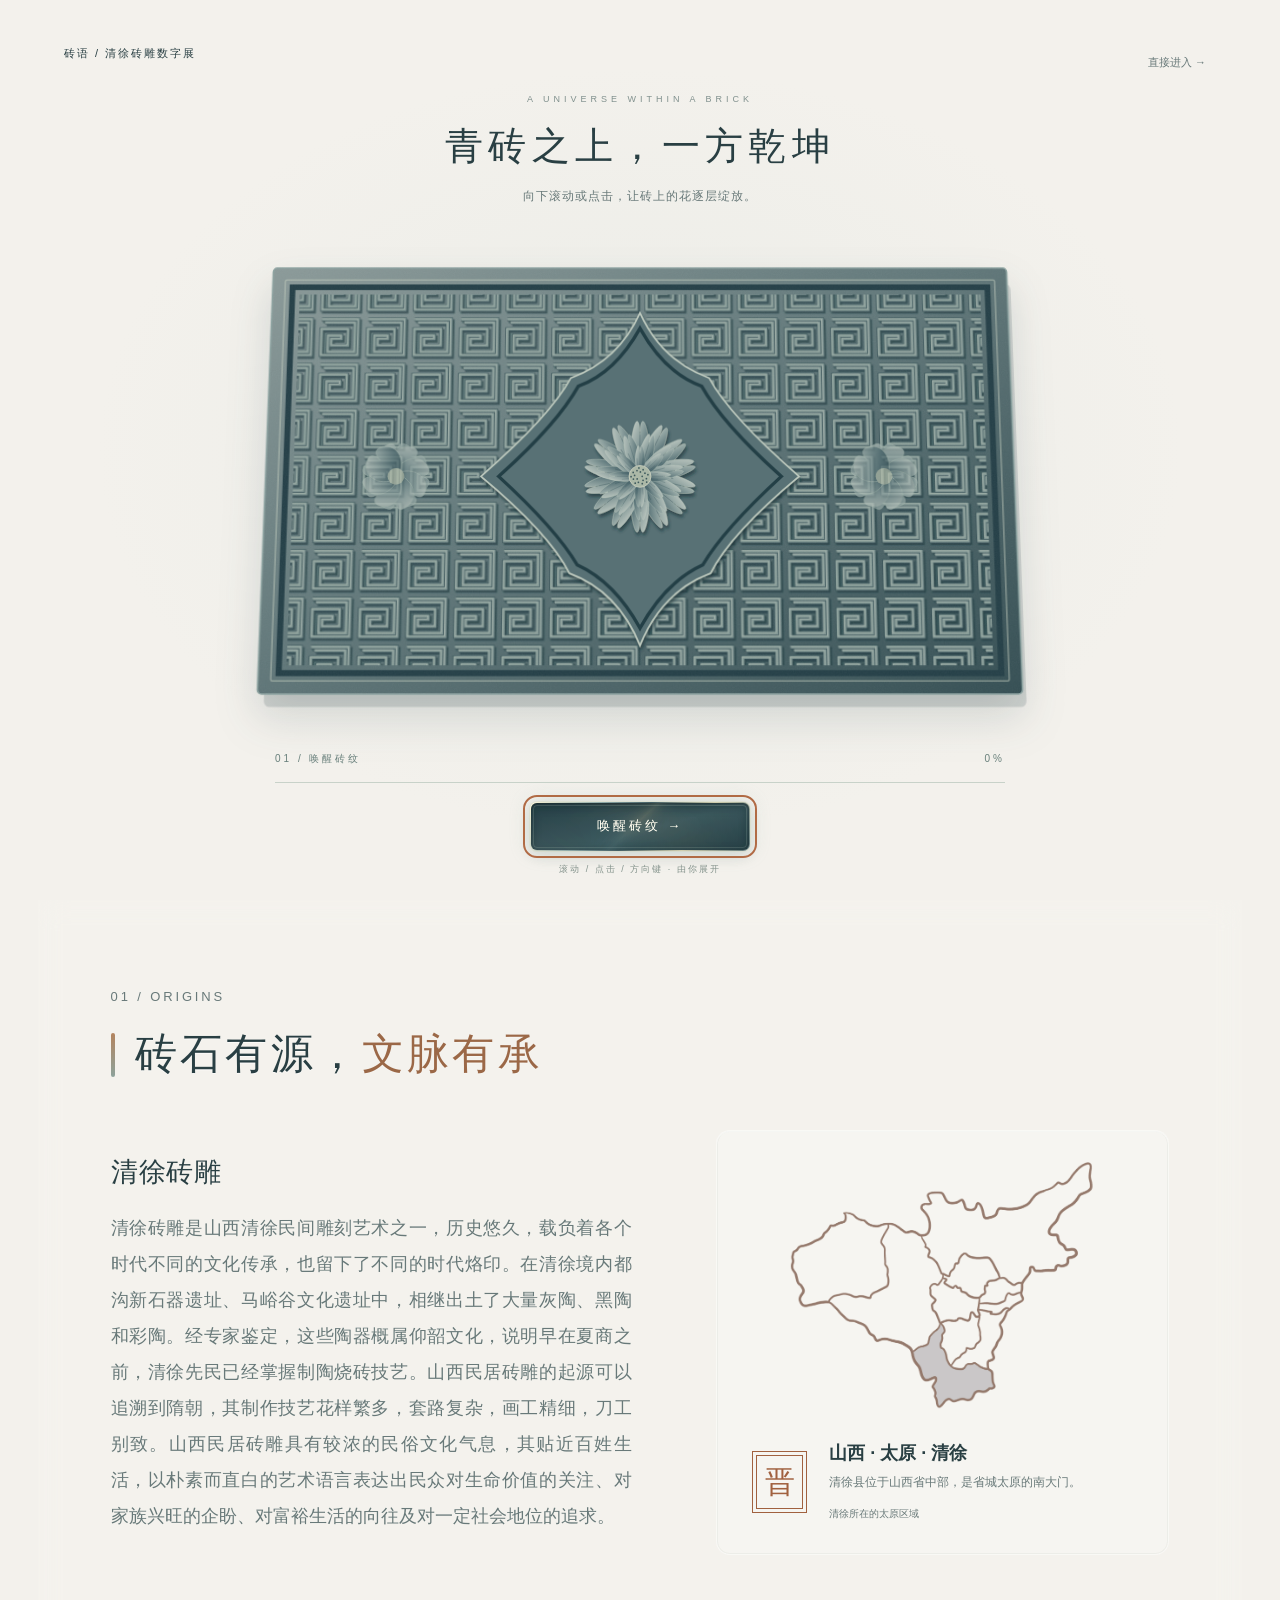
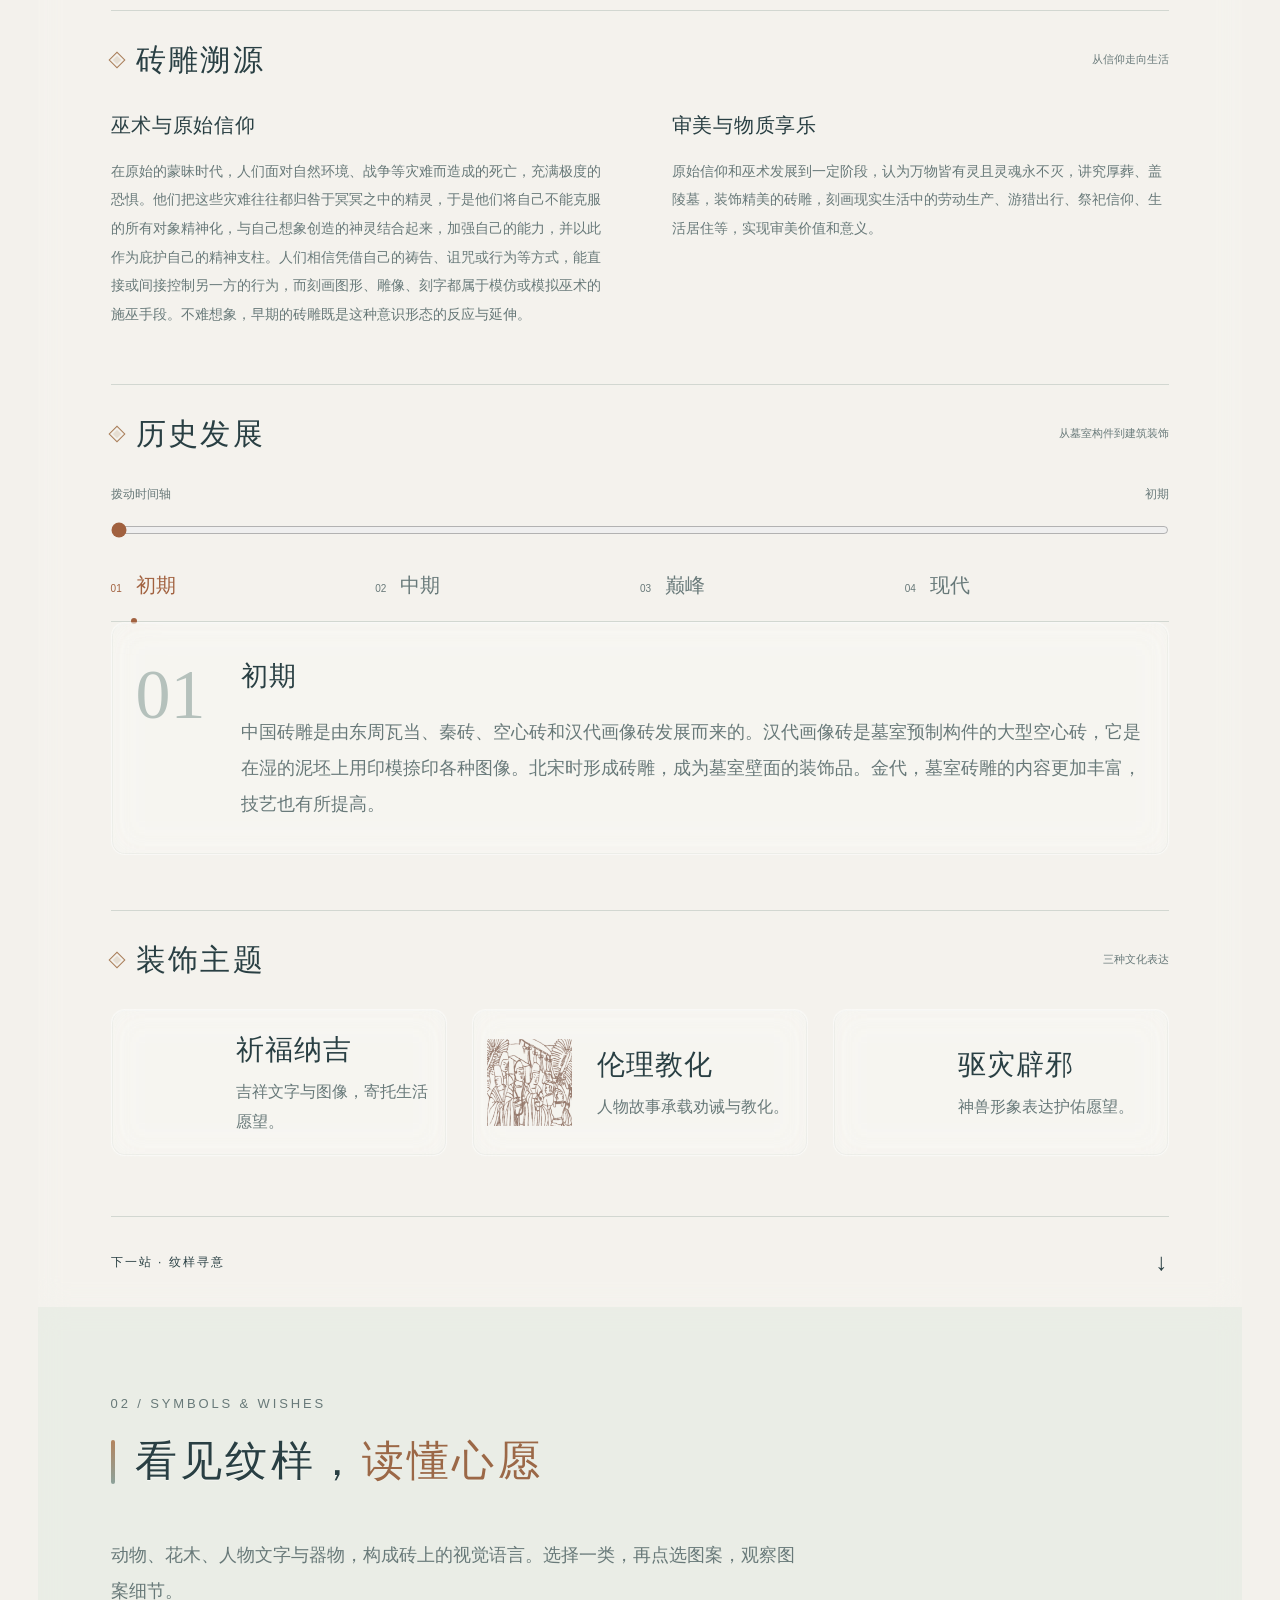
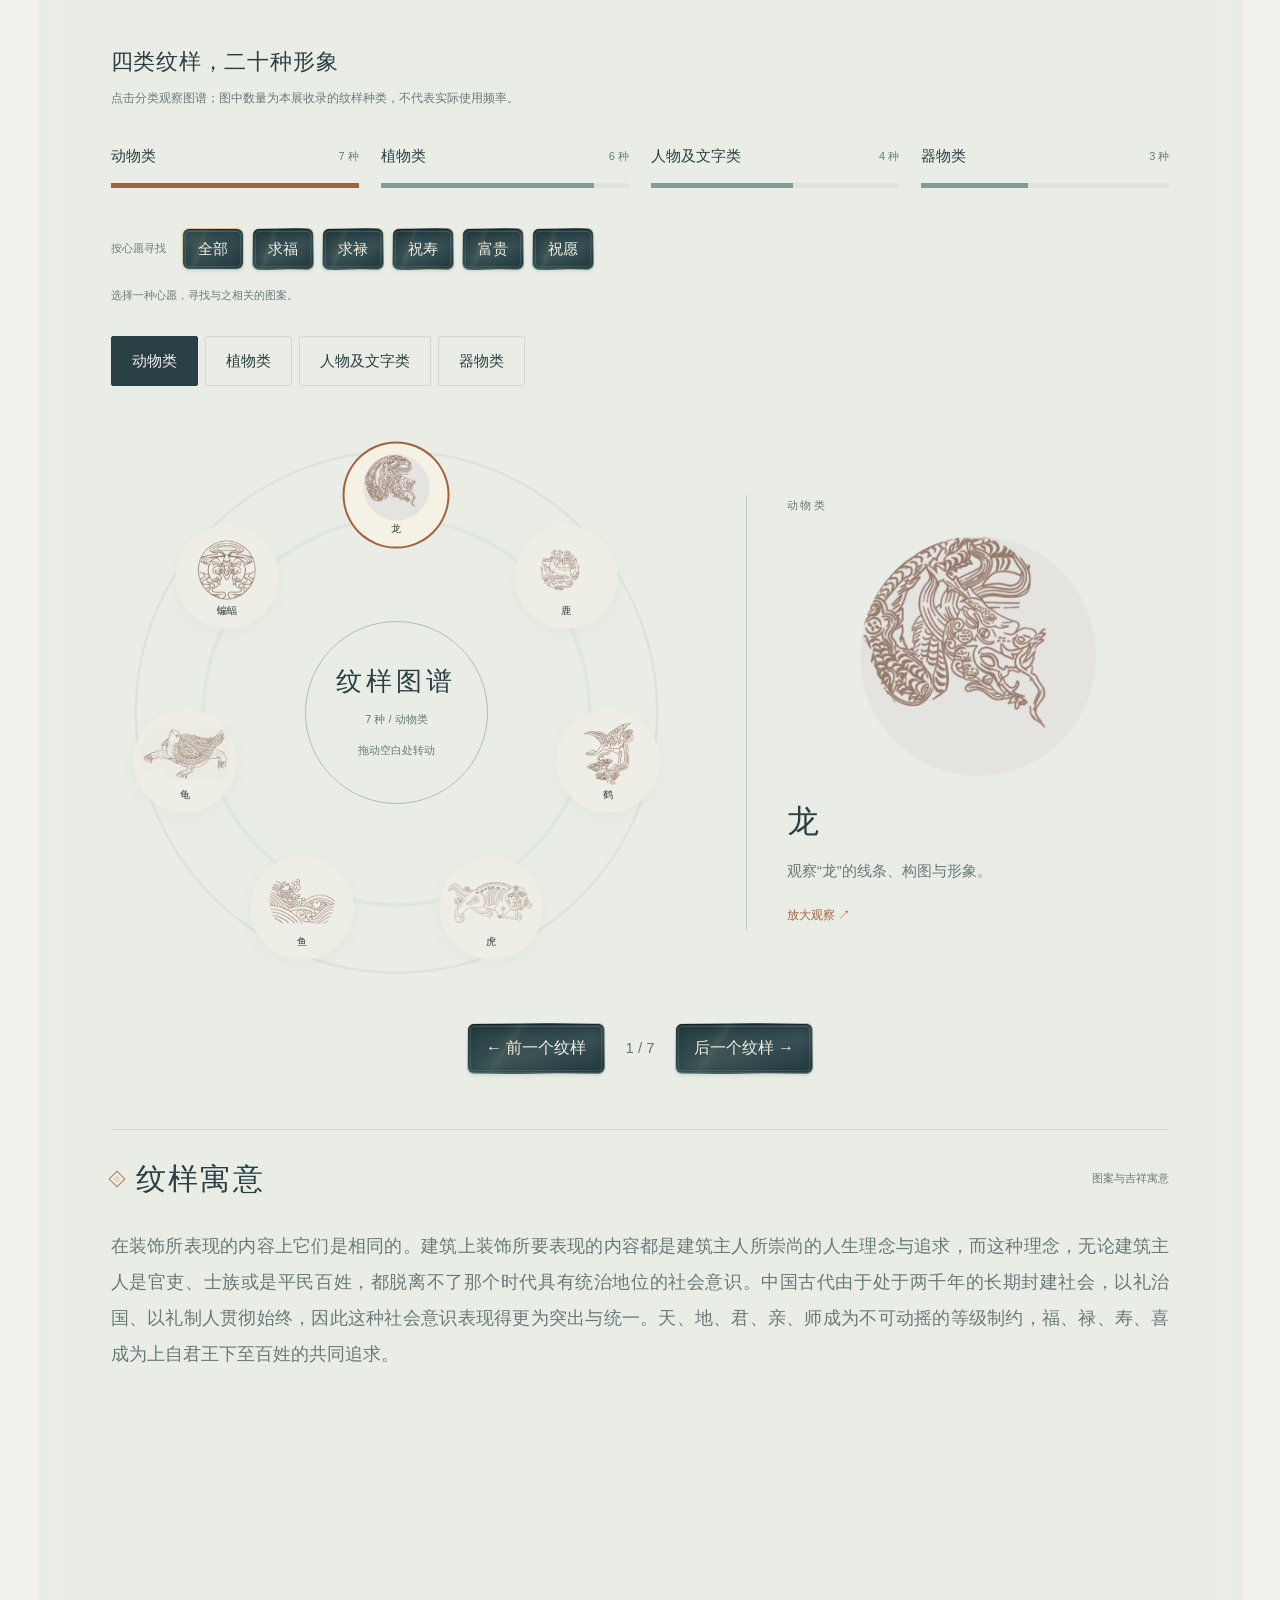
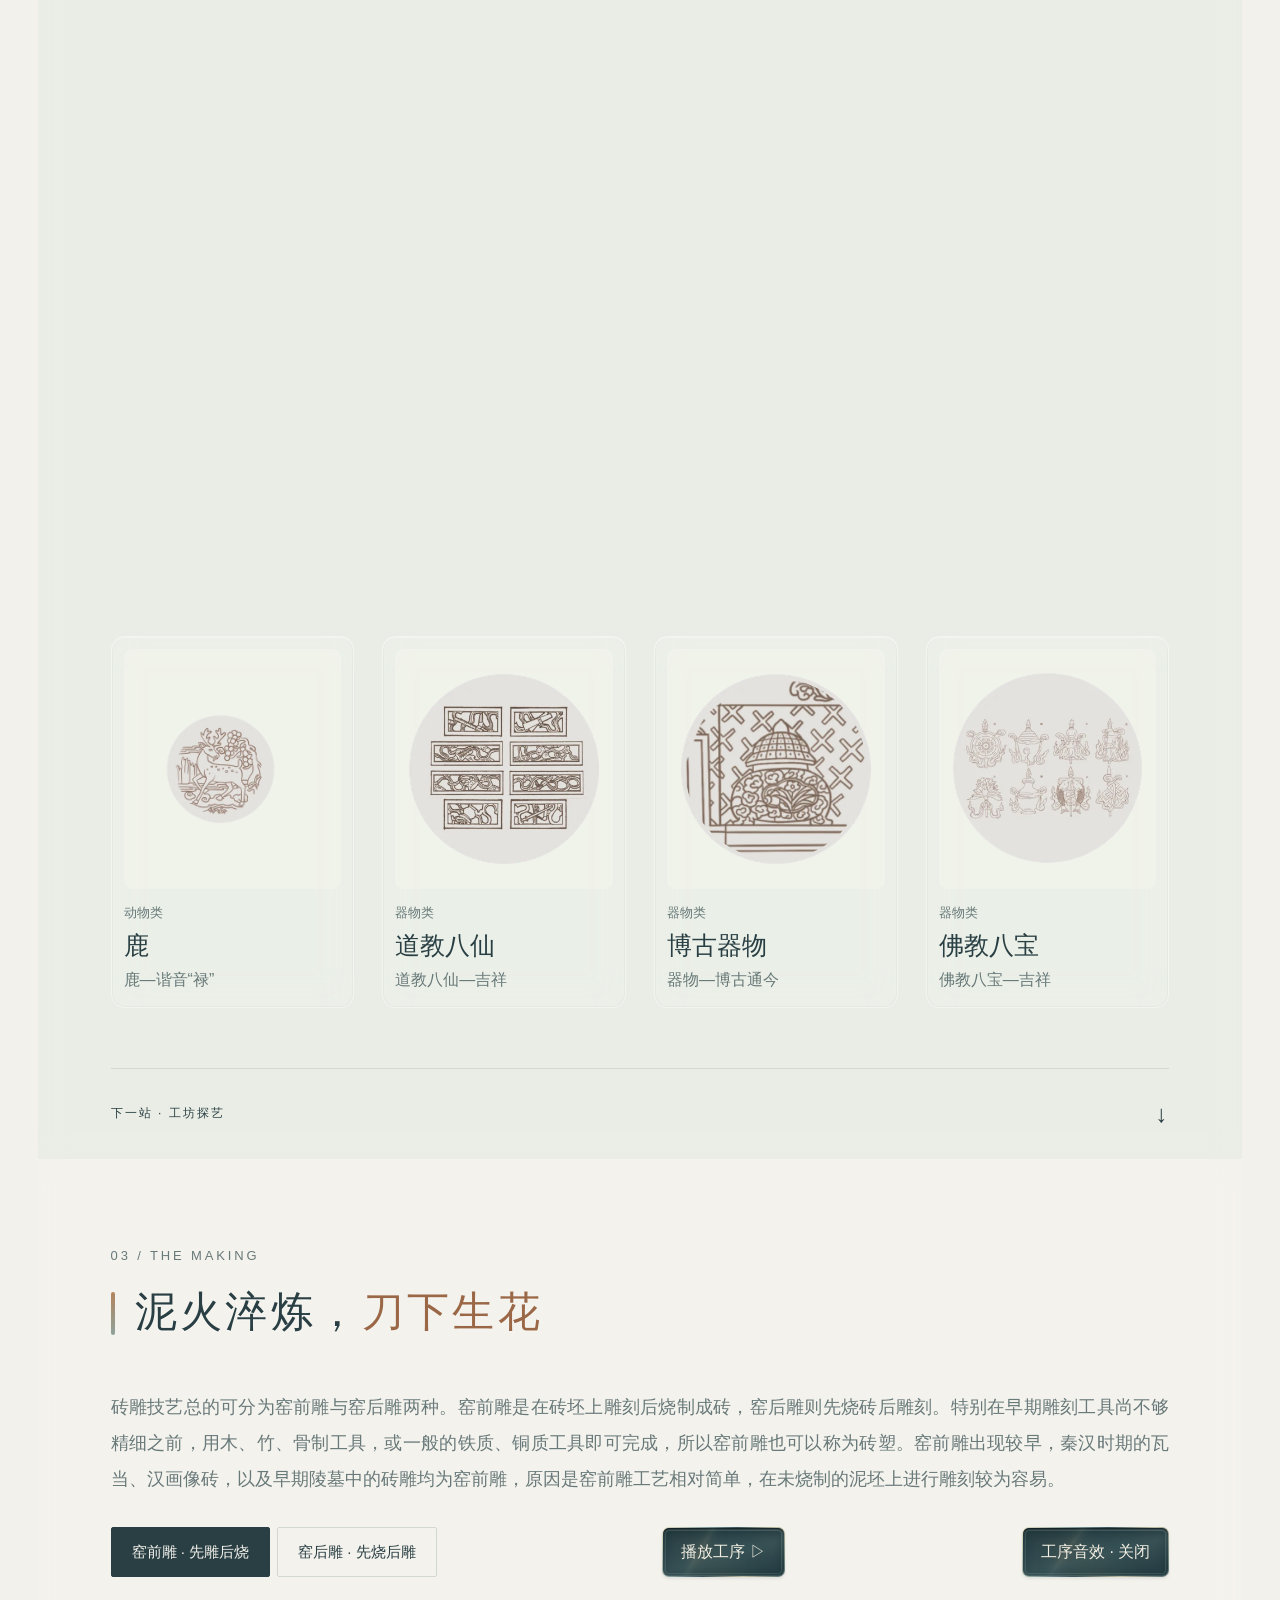
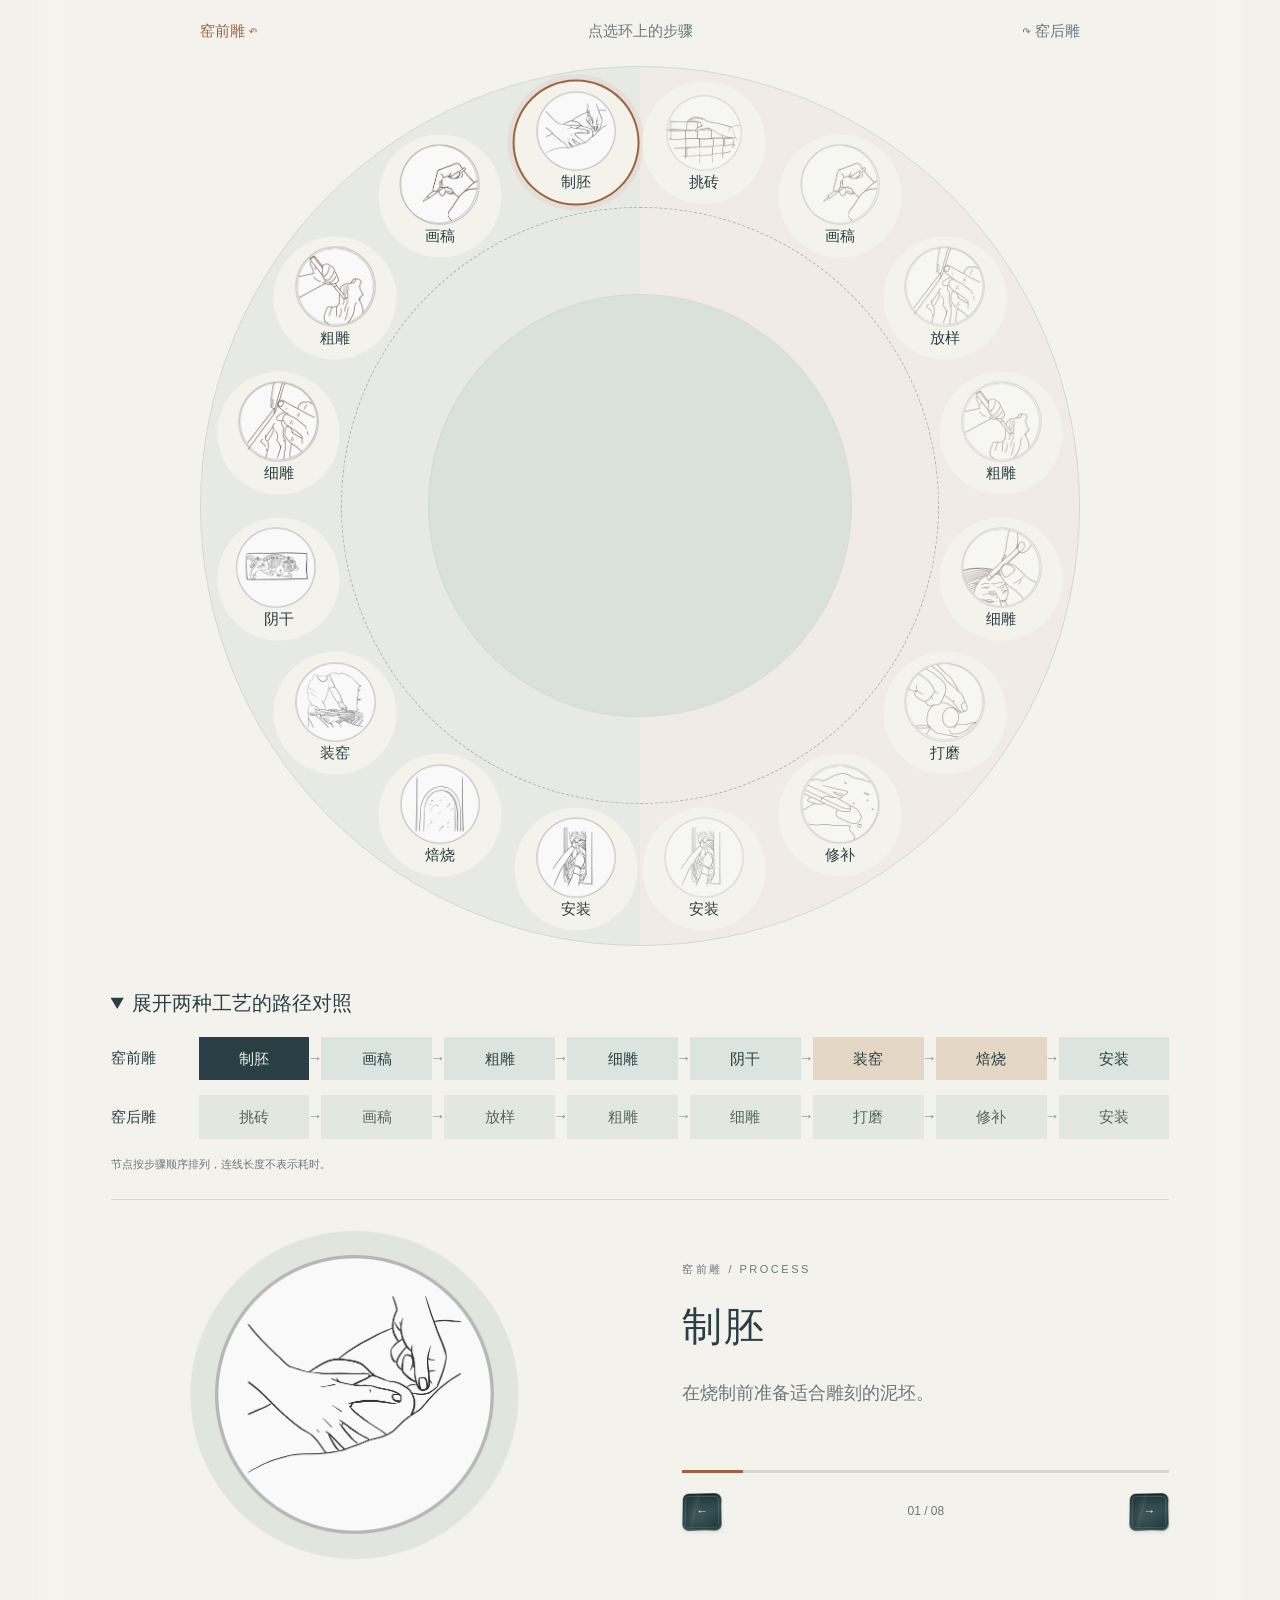
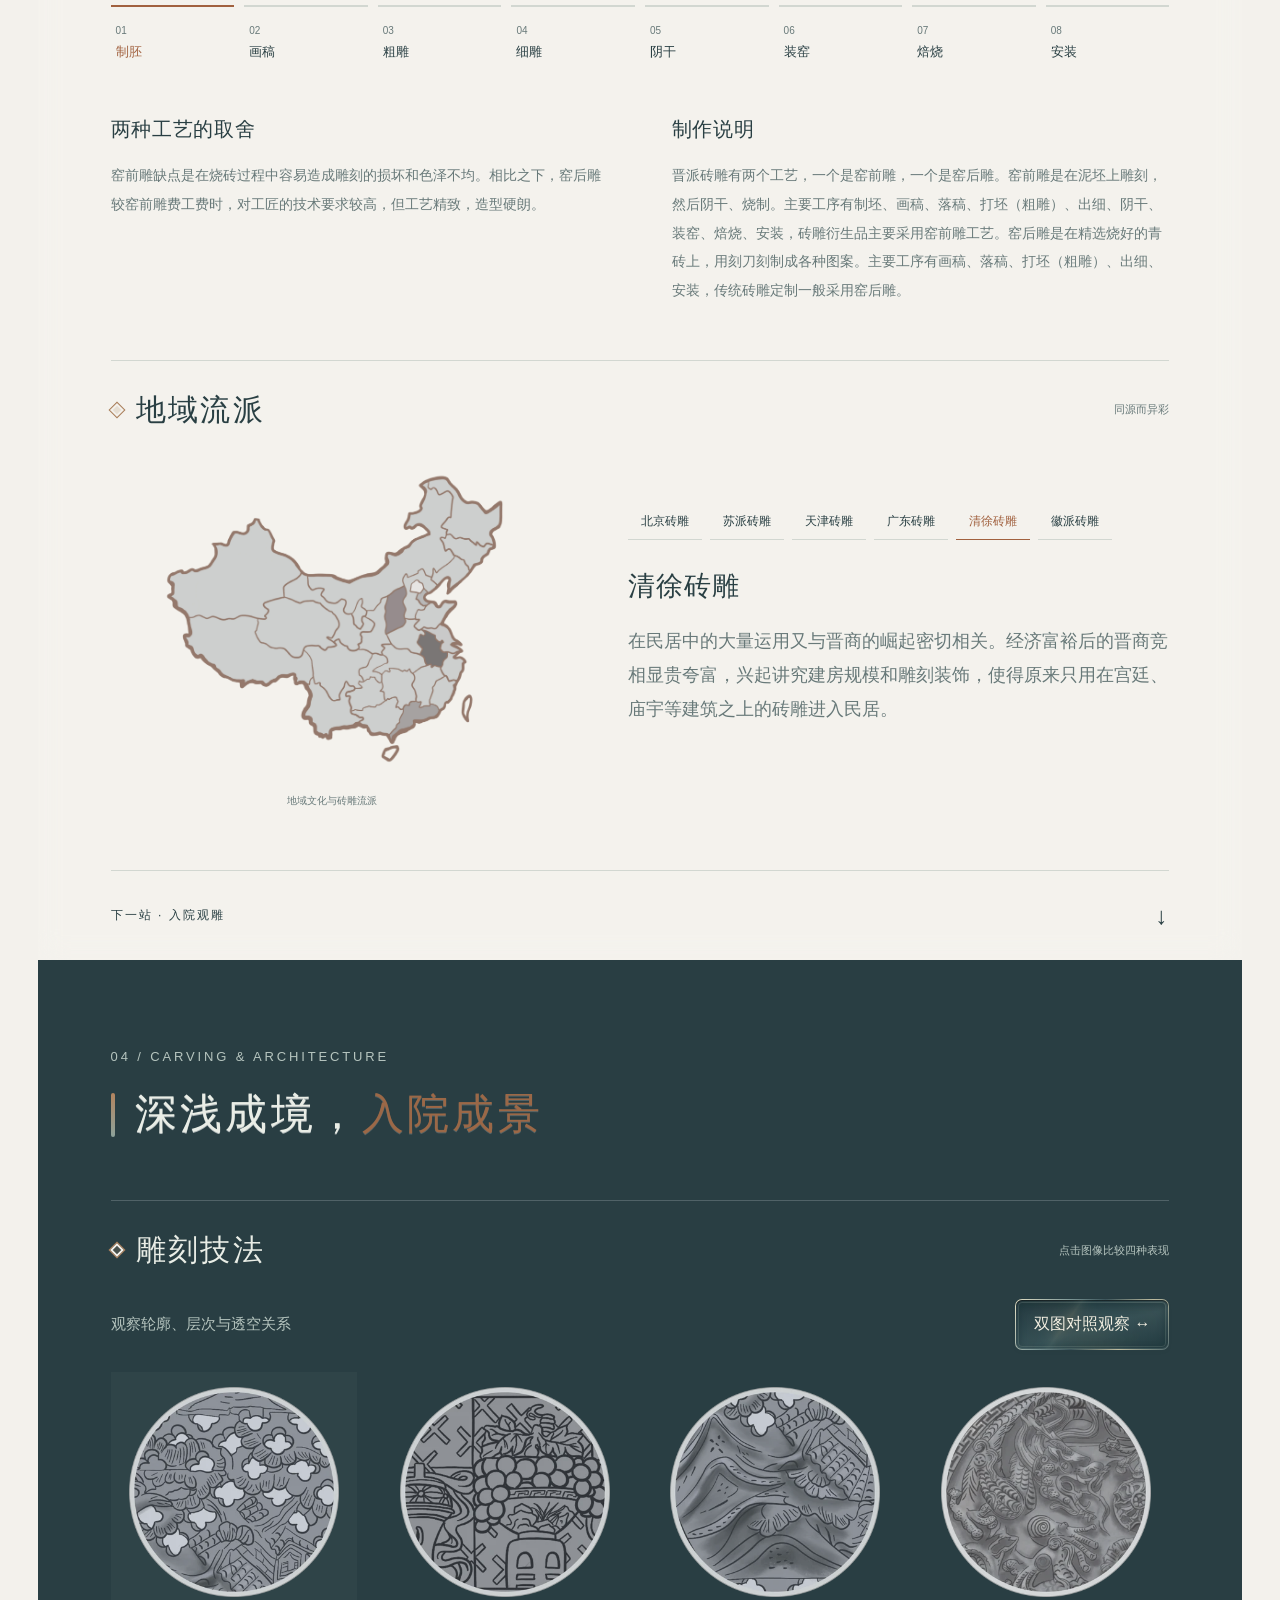
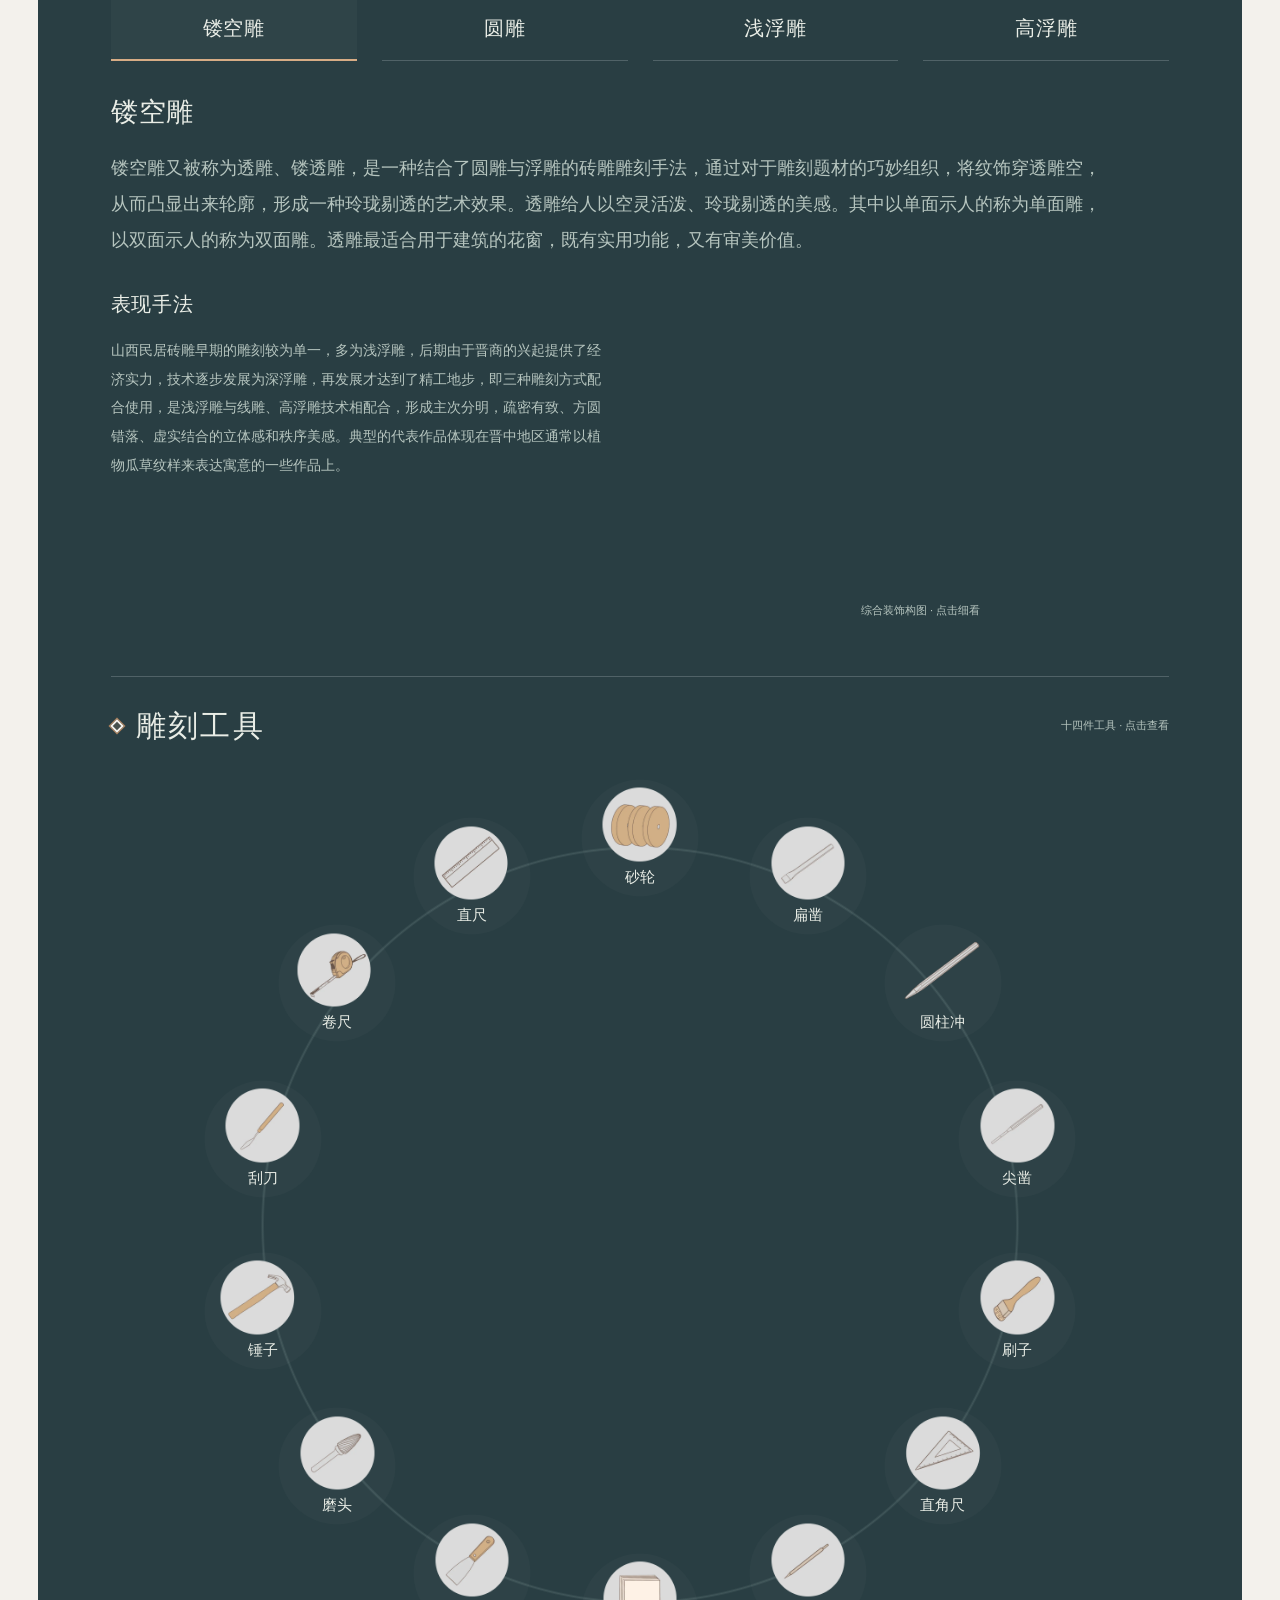
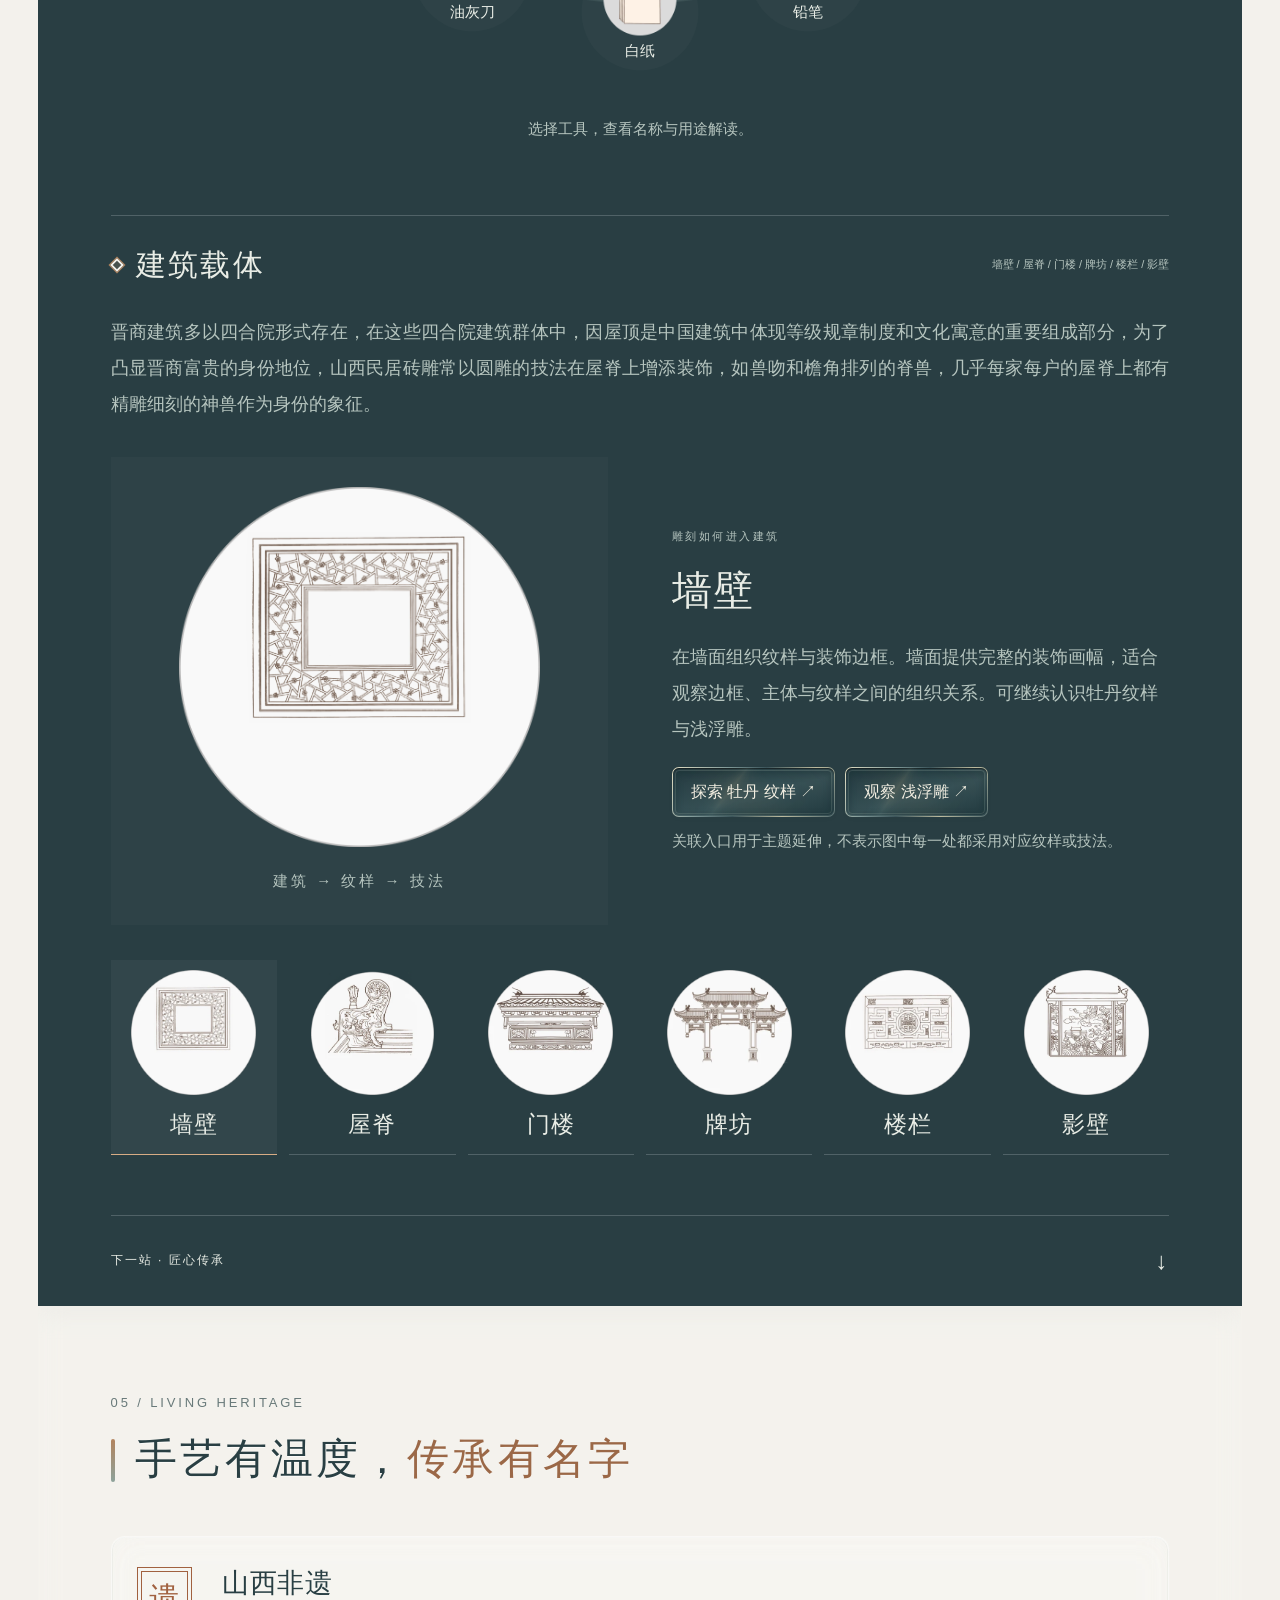
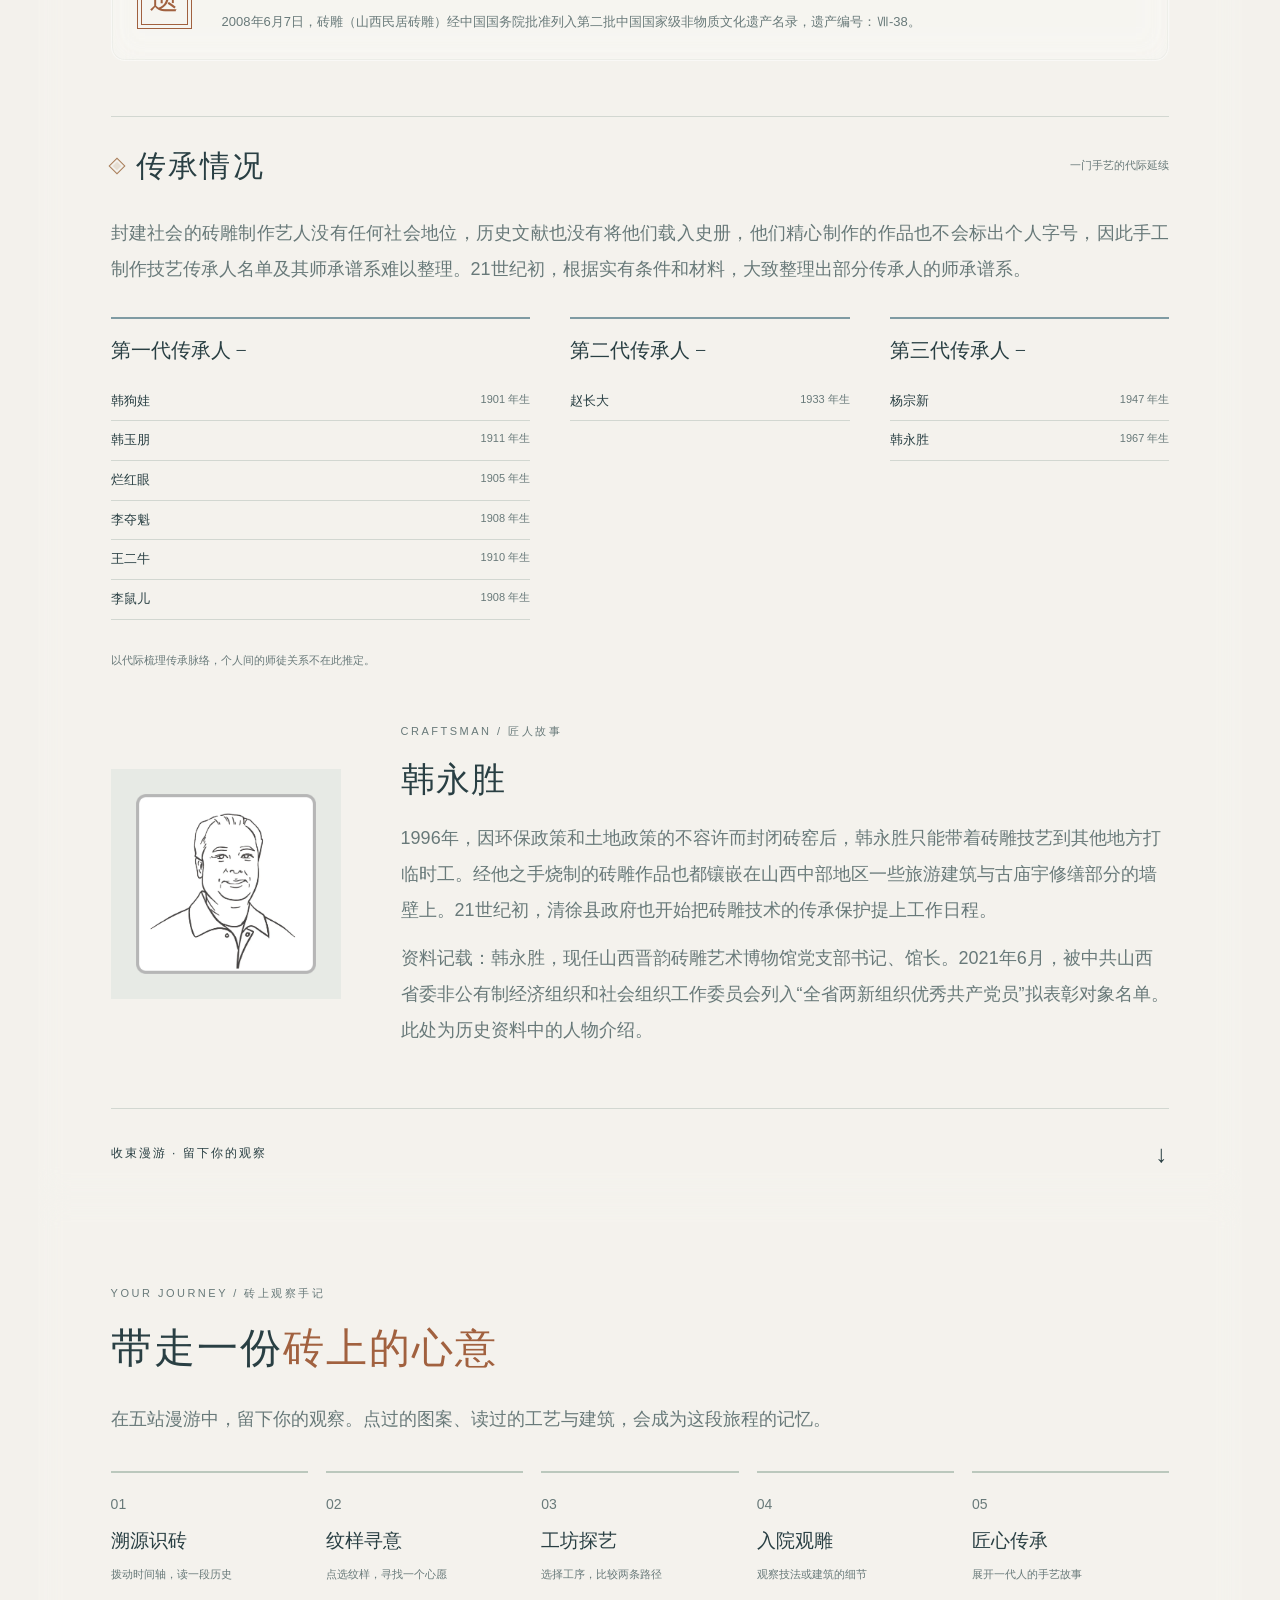
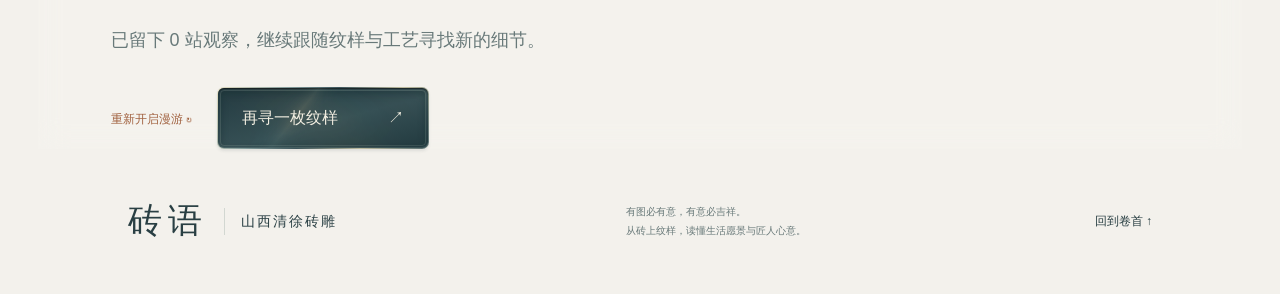
<file: index.html>
<!doctype html>
<html lang="zh-CN"><head><meta charset="UTF-8"><meta name="viewport" content="width=device-width,initial-scale=1"><meta name="description" content="沿五站漫游走进清徐砖雕：转动纹样图谱、对照工艺路径、观察技法与建筑关联，感受匠心传承。"><title>砖语 · 清徐砖雕数字展</title><link rel="stylesheet" href="style.css"><link rel="stylesheet" href="experience.css"><link rel="stylesheet" href="atmosphere.css"><link rel="stylesheet" href="material.css"><link rel="stylesheet" href="restored-navigation.css"><link rel="stylesheet" href="exhibition-finish.css"><link rel="stylesheet" href="proportion-calibration.css"></head>
<body>
<header><a class="wordmark" href="#home"><span>砖语</span><small>清徐砖雕数字展</small></a><nav aria-label="展览目录"><a href="#origin">溯源</a><a href="#patterns">纹样</a><a href="#craft">工艺</a><a href="#technique">营造</a><a href="#heritage">传承</a><a href="#journeyEnd">漫游手记</a></nav><button class="icon-button" id="motion" aria-pressed="true" title="切换装饰动画">动效 开</button></header>
<div id="readingProgress" aria-hidden="true"></div>
<main>
<section id="home" class="hero"><div class="hero-copy"><div class="eyebrow"><i></i> SHANXI · QINGXU · BRICK CARVING</div><h1>一砖一世界<br><em>一刻一春秋</em></h1><p>将祈愿刻入砖石，把岁月留在院落。<br>循着纹样、工艺与匠人的足迹，<br>走进山西清徐砖雕的世界。</p><a class="primary" href="#origin">开启五站漫游 <span>↗</span></a><div class="hero-foot"><span>悬停点亮纹样 · 工序配有制作音效</span><span>向下探索 ↓</span></div></div><div class="hero-art"><div class="orbit orbit-one"></div><div class="orbit orbit-two"></div><div class="hero-center" data-asset="2-116"></div><div class="floating f1" data-asset="2-85"></div><div class="floating f2" data-asset="2-103"></div><div class="floating f3" data-asset="2-101"></div><span class="art-label">有图必有意 · 有意必吉祥</span></div><span class="hero-side">山西民间雕刻艺术 / 非遗</span></section>
<div class="journey" aria-label="漫游路径"><a href="#origin"><span>01</span> 溯源识砖</a><b>→</b><a href="#patterns"><span>02</span> 纹样寻意</a><b>→</b><a href="#craft"><span>03</span> 工坊探艺</a><b>→</b><a href="#technique"><span>04</span> 入院观雕</a><b>→</b><a href="#heritage"><span>05</span> 匠心传承</a></div>

<section id="origin" class="chapter"><div class="chapter-head"><div><div class="eyebrow">01 / ORIGINS</div><h2>砖石有源，<em>文脉有承</em></h2></div></div><div class="origin-grid"><div><h3>清徐砖雕</h3><p id="intro"></p></div><figure class="map-figure"><div data-asset="2-20"></div><figcaption><span class="seal">晋</span><div><strong>山西 · 太原 · 清徐</strong><p>清徐县位于山西省中部，是省城太原的南大门。</p><small>清徐所在的太原区域</small></div></figcaption></figure></div><div class="subhead"><h3>砖雕溯源</h3><span>从信仰走向生活</span></div><div id="origins" class="two-columns"></div><div class="subhead"><h3>历史发展</h3><span>从墓室构件到建筑装饰</span></div><div class="timeline-scrub"><label for="historyScrub">拨动时间轴 <span id="historyScrubLabel">初期</span></label><input id="historyScrub" type="range" min="0" max="3" step="1" value="0" aria-label="历史阶段"></div><div id="timeline" class="timeline" aria-label="选择历史阶段"></div><div class="history-detail" aria-live="polite"><div class="history-number" id="historyNumber">01</div><div><h3 id="historyTitle"></h3><p id="historyText"></p></div></div><div class="subhead"><h3>装饰主题</h3><span>三种文化表达</span></div><div id="themes" class="theme-grid"></div><a class="next-link" href="#patterns">下一站 · 纹样寻意 <span>↓</span></a></section>

<section id="patterns" class="chapter tinted"><div class="chapter-head"><div><div class="eyebrow">02 / SYMBOLS & WISHES</div><h2>看见纹样，<em>读懂心愿</em></h2></div></div><p class="section-lead">动物、花木、人物文字与器物，构成砖上的视觉语言。选择一类，再点选图案，观察图案细节。</p><div class="chart-intro"><h3>四类纹样，二十种形象</h3><p>点击分类观察图谱；图中数量为本展收录的纹样种类，不代表实际使用频率。</p></div><div id="categoryChart" class="category-chart" aria-label="收录纹样种类统计"></div><div class="wish-controls" id="wishControls" aria-label="按寓意寻找纹样"></div><p id="wishHint" class="micro" aria-live="polite">选择一种心愿，寻找与之相关的图案。</p><div id="patternFilters" class="segmented" aria-label="纹样类别"></div><div class="pattern-layout"><div class="pattern-orbit" id="patternOrbit"><div class="pattern-core"><span>纹样图谱</span><small id="patternCoreCount"></small><small>拖动空白处转动</small></div></div><article class="selected-pattern" aria-live="polite"><span class="eyebrow" id="patternCat"></span><div id="patternImage" class="selected-image"></div><h3 id="patternTitle"></h3><p id="patternMeaning"></p><button class="text-button" id="patternZoom">放大观察 ↗</button></article></div><div class="orbit-navigation"><button id="orbitPrev" class="outlined">← 前一个纹样</button><span id="patternPosition" aria-live="polite"></span><button id="orbitNext" class="outlined">后一个纹样 →</button></div><div class="subhead"><h3>纹样寓意</h3><span>图案与吉祥寓意</span></div><p id="meaning" class="wide-prose"></p><div class="meaning-grid" id="meaningGrid"></div><a class="next-link" href="#craft">下一站 · 工坊探艺 <span>↓</span></a></section>

<section id="craft" class="chapter"><div class="chapter-head"><div><div class="eyebrow">03 / THE MAKING</div><h2>泥火淬炼，<em>刀下生花</em></h2></div></div><p id="craftIntro" class="wide-prose"></p><div class="craft-top"><div class="segmented" aria-label="制作分类"><button data-route="before" aria-pressed="true">窑前雕 · 先雕后烧</button><button data-route="after" aria-pressed="false">窑后雕 · 先烧后雕</button></div><button id="playCraft" class="outlined">播放工序 ▷</button></div><div class="craft-diagram"><div class="diagram-key"><span>窑前雕 ↶</span><span>点选环上的步骤</span><span>↷ 窑后雕</span></div><div id="craftWheel" class="craft-wheel"><div class="craft-flower" data-asset="1-28"></div></div></div><details class="flow-compare" open><summary>展开两种工艺的路径对照</summary><div id="flowCompare"></div><p class="micro">节点按步骤顺序排列，连线长度不表示耗时。</p></details><div class="craft-layout"><div class="process-image" id="stepImage"></div><div class="process-content"><div class="eyebrow" id="stepNumber"></div><h3 id="stepTitle"></h3><p id="stepDescription"></p><div class="process-progress"><span id="stepFill"></span></div><div class="step-navigation"><button id="stepPrev" class="icon-button" aria-label="上一步">←</button><span id="stepPosition" aria-live="polite"></span><button id="stepNext" class="icon-button" aria-label="下一步">→</button></div></div></div><div class="step-list" id="steps"></div><div class="two-columns craft-notes"><article><h3>两种工艺的取舍</h3><p id="craftCompare"></p></article><article><h3>制作说明</h3><p id="craftOriginal"></p></article></div><div class="subhead"><h3>地域流派</h3><span>同源而异彩</span></div><div class="schools-layout"><figure class="school-map"><div data-asset="1-1"></div><figcaption>地域文化与砖雕流派</figcaption></figure><div><div class="school-tabs" id="schoolTabs"></div><article class="school-detail" aria-live="polite"><h3 id="schoolTitle"></h3><p id="schoolText"></p></article></div></div><a class="next-link" href="#technique">下一站 · 入院观雕 <span>↓</span></a></section>

<section id="technique" class="chapter dark"><div class="chapter-head"><div><div class="eyebrow">04 / CARVING & ARCHITECTURE</div><h2>深浅成境，<em>入院成景</em></h2></div></div><div class="subhead"><h3>雕刻技法</h3><span>点击图像比较四种表现</span></div><div class="compare-launch"><span>观察轮廓、层次与透空关系</span><button id="openCompare" class="outlined">双图对照观察 ↔</button></div><div class="tech-grid" id="techCards"></div><article class="tech-description" aria-live="polite"><h3 id="techTitle"></h3><p id="techText"></p></article><div class="two-columns"><article><h3>表现手法</h3><p id="expression"></p></article><figure class="composition"><div data-asset="3-78"></div><figcaption>综合装饰构图 · 点击细看</figcaption></figure></div><div class="subhead"><h3>雕刻工具</h3><span>十四件工具 · 点击查看</span></div><div class="tool-orbit" id="toolOrbit"><div class="tool-orbit-center" data-asset="3-78"></div><div class="tool-grid" id="tools"></div></div><div class="tool-caption" id="toolCaption" aria-live="polite">选择工具，查看名称与用途解读。</div><div class="subhead"><h3>建筑载体</h3><span>墙壁 / 屋脊 / 门楼 / 牌坊 / 楼栏 / 影壁</span></div><p id="architecture" class="wide-prose"></p><div class="building-story"><div class="building-stage"><div id="buildingMain"></div><div class="building-mark">建筑 → 纹样 → 技法</div></div><article aria-live="polite"><div class="eyebrow">雕刻如何进入建筑</div><h3 id="buildingName"></h3><p id="buildingStory"></p><div id="buildingLinks" class="building-links"></div></article></div><div class="building-grid" id="buildings"></div><a class="next-link" href="#heritage">下一站 · 匠心传承 <span>↓</span></a></section>

<section id="heritage" class="chapter"><div class="chapter-head"><div><div class="eyebrow">05 / LIVING HERITAGE</div><h2>手艺有温度，<em>传承有名字</em></h2></div></div><div class="heritage-banner"><span class="seal">遗</span><div><h3>山西非遗</h3><p id="heritageText"></p></div></div><div class="subhead"><h3>传承情况</h3><span>一门手艺的代际延续</span></div><p id="inheritance" class="wide-prose"></p><div id="generations" class="generation-grid"></div><p class="micro">以代际梳理传承脉络，个人间的师徒关系不在此推定。</p><div class="person-layout"><figure data-asset="3-38"></figure><article><div class="eyebrow">CRAFTSMAN / 匠人故事</div><h3>韩永胜</h3><p id="person"></p><p id="personBio"></p></article></div><a class="next-link" href="#journeyEnd">收束漫游 · 留下你的观察 <span>↓</span></a></section>


<section id="journeyEnd" class="chapter journey-end"><div class="eyebrow">YOUR JOURNEY / 砖上观察手记</div><h2>带走一份<em>砖上的心意</em></h2><p>在五站漫游中，留下你的观察。点过的图案、读过的工艺与建筑，会成为这段旅程的记忆。</p><div id="journeyChecks" class="journey-checks"></div><p id="journeySummary" aria-live="polite"></p><button id="resetJourney" class="text-button">重新开启漫游 ↻</button><a href="#patterns" class="primary">再寻一枚纹样 <span>↗</span></a></section></main>
<footer><a href="#home" class="wordmark"><span>砖语</span><small>山西清徐砖雕</small></a><p>有图必有意，有意必吉祥。<br>从砖上纹样，读懂生活愿景与匠人心意。</p><a href="#home">回到卷首 ↑</a></footer>
<dialog id="imageDialog"><div class="viewer-top"><div><h3 id="viewerTitle"></h3></div><button id="closeViewer" class="icon-button" aria-label="关闭大图">✕</button></div><div class="viewer-controls"><label>缩放 <input type="range" id="zoom" min="50" max="250" value="100"></label><button id="resetZoom" class="outlined">适应窗口</button><label class="checkbox"><input type="checkbox" id="viewerDark">深色衬底</label></div><div class="image-scroll" id="imageScroll"><img id="viewerImage" alt=""></div><p id="viewerNote"></p></dialog>

<dialog id="compareDialog"><div class="viewer-top"><div><div class="eyebrow">COMPARE / 雕刻技法对照</div><h3>一起看清深浅与层次</h3></div><button id="closeCompare" class="icon-button" aria-label="关闭对照">✕</button></div><div class="compare-grid" id="compareGrid"></div><p class="micro">图像为平面观察资料，不模拟真实三维深度。</p></dialog><aside class="journey-dock"><a href="#journeyEnd" id="journeyDock">漫游手记 · 0 / 5</a></aside><script src="data.js"></script><script src="content.js"></script><script src="app.js"></script><script src="experience.js"></script><script src="atmosphere.js"></script><script src="material.js"></script><script src="brick-opening.js"></script><script src="history-wave.js"></script><script src="gallery.js"></script><script>document.querySelector("header").append(document.getElementById("readingProgress"));</script></body></html>
</file>
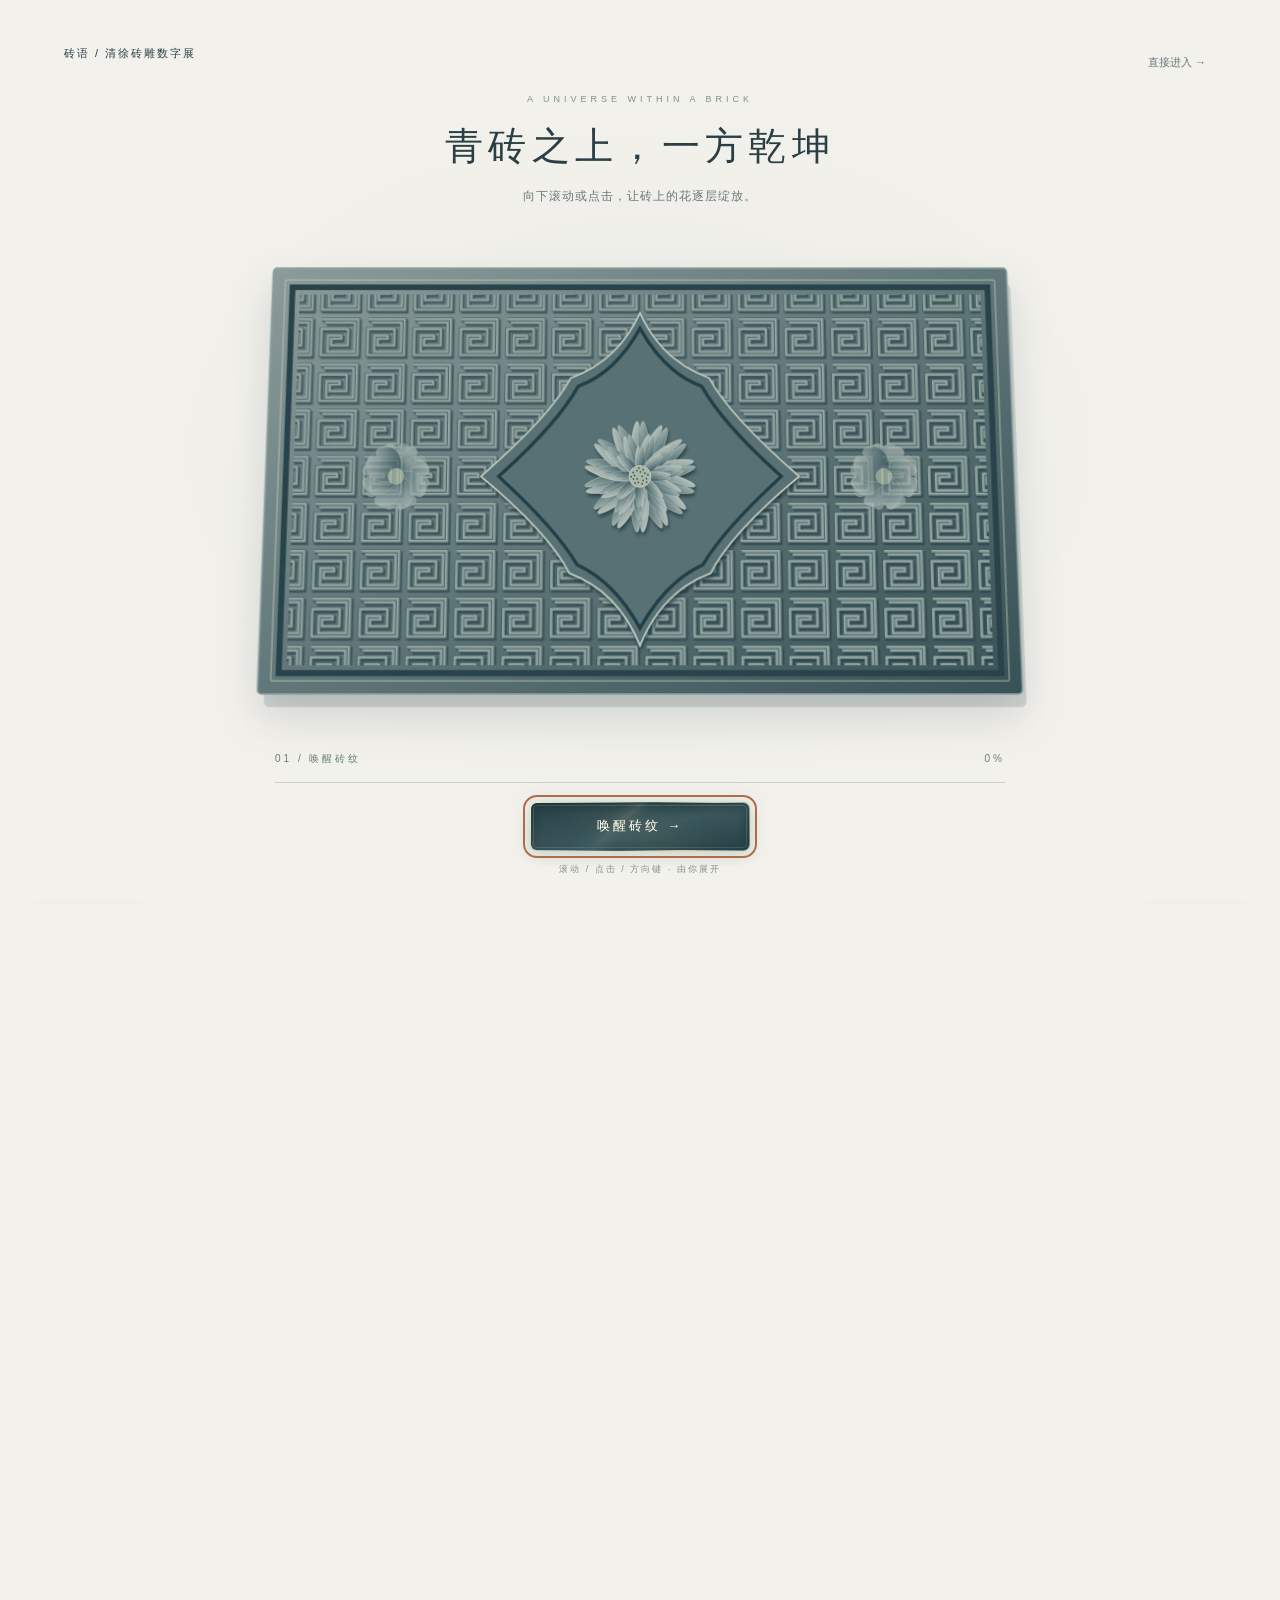
<file: pinned.html>
<!doctype html>
<html lang="zh-CN"><head><meta charset="UTF-8"><meta name="viewport" content="width=device-width,initial-scale=1"><meta name="description" content="沿五站漫游走进清徐砖雕：转动纹样图谱、对照工艺路径、观察技法与建筑关联，感受匠心传承。"><title>固定展厅版 · 砖语 · 清徐砖雕数字展</title><link rel="stylesheet" href="style.css"><link rel="stylesheet" href="experience.css"><link rel="stylesheet" href="atmosphere.css"><link rel="stylesheet" href="material.css"><link rel="stylesheet" href="pinned-exhibition.css"></head>
<body>
<header><a class="wordmark" href="#home"><span>砖语</span><small>清徐砖雕数字展</small></a><nav aria-label="展览目录"><a href="#origin">溯源</a><a href="#patterns">纹样</a><a href="#craft">工艺</a><a href="#technique">营造</a><a href="#heritage">传承</a><a href="#journeyEnd">漫游手记</a></nav><button class="icon-button" id="motion" aria-pressed="true" title="切换装饰动画">动效 开</button></header>
<div id="readingProgress" aria-hidden="true"></div>
<main>
<section id="home" class="hero"><div class="hero-copy"><div class="eyebrow"><i></i> SHANXI · QINGXU · BRICK CARVING</div><h1>一砖一世界<br><em>一刻一春秋</em></h1><p>将祈愿刻入砖石，把岁月留在院落。<br>循着纹样、工艺与匠人的足迹，<br>走进山西清徐砖雕的世界。</p><a class="primary" href="#origin">开启五站漫游 <span>↗</span></a><div class="hero-foot"><span>悬停点亮纹样 · 工序配有制作音效</span><span>向下探索 ↓</span></div></div><div class="hero-art"><div class="orbit orbit-one"></div><div class="orbit orbit-two"></div><div class="hero-center" data-asset="2-116"></div><div class="floating f1" data-asset="2-85"></div><div class="floating f2" data-asset="2-103"></div><div class="floating f3" data-asset="2-101"></div><span class="art-label">有图必有意 · 有意必吉祥</span></div><span class="hero-side">山西民间雕刻艺术 / 非遗</span></section>
<div class="journey" aria-label="漫游路径"><a href="#origin"><span>01</span> 溯源识砖</a><b>→</b><a href="#patterns"><span>02</span> 纹样寻意</a><b>→</b><a href="#craft"><span>03</span> 工坊探艺</a><b>→</b><a href="#technique"><span>04</span> 入院观雕</a><b>→</b><a href="#heritage"><span>05</span> 匠心传承</a></div>

<section id="origin" class="chapter"><div class="chapter-head"><div><div class="eyebrow">01 / ORIGINS</div><h2>砖石有源，<em>文脉有承</em></h2></div></div><div class="origin-grid"><div><h3>清徐砖雕</h3><p id="intro"></p></div><figure class="map-figure"><div data-asset="2-20"></div><figcaption><span class="seal">晋</span><div><strong>山西 · 太原 · 清徐</strong><p>清徐县位于山西省中部，是省城太原的南大门。</p><small>清徐所在的太原区域</small></div></figcaption></figure></div><div class="subhead"><h3>砖雕溯源</h3><span>从信仰走向生活</span></div><div id="origins" class="two-columns"></div><div class="subhead"><h3>历史发展</h3><span>从墓室构件到建筑装饰</span></div><div class="timeline-scrub"><label for="historyScrub">拨动时间轴 <span id="historyScrubLabel">初期</span></label><input id="historyScrub" type="range" min="0" max="3" step="1" value="0" aria-label="历史阶段"></div><div id="timeline" class="timeline" aria-label="选择历史阶段"></div><div class="history-detail" aria-live="polite"><div class="history-number" id="historyNumber">01</div><div><h3 id="historyTitle"></h3><p id="historyText"></p></div></div><div class="subhead"><h3>装饰主题</h3><span>三种文化表达</span></div><div id="themes" class="theme-grid"></div><a class="next-link" href="#patterns">下一站 · 纹样寻意 <span>↓</span></a></section>

<section id="patterns" class="chapter tinted"><div class="chapter-head"><div><div class="eyebrow">02 / SYMBOLS & WISHES</div><h2>看见纹样，<em>读懂心愿</em></h2></div></div><p class="section-lead">动物、花木、人物文字与器物，构成砖上的视觉语言。选择一类，再点选图案，观察图案细节。</p><div class="chart-intro"><h3>四类纹样，二十种形象</h3><p>点击分类观察图谱；图中数量为本展收录的纹样种类，不代表实际使用频率。</p></div><div id="categoryChart" class="category-chart" aria-label="收录纹样种类统计"></div><div class="wish-controls" id="wishControls" aria-label="按寓意寻找纹样"></div><p id="wishHint" class="micro" aria-live="polite">选择一种心愿，寻找与之相关的图案。</p><div id="patternFilters" class="segmented" aria-label="纹样类别"></div><div class="pattern-layout"><div class="pattern-orbit" id="patternOrbit"><div class="pattern-core"><span>纹样图谱</span><small id="patternCoreCount"></small><small>拖动空白处转动</small></div></div><article class="selected-pattern" aria-live="polite"><span class="eyebrow" id="patternCat"></span><div id="patternImage" class="selected-image"></div><h3 id="patternTitle"></h3><p id="patternMeaning"></p><button class="text-button" id="patternZoom">放大观察 ↗</button></article></div><div class="orbit-navigation"><button id="orbitPrev" class="outlined">← 前一个纹样</button><span id="patternPosition" aria-live="polite"></span><button id="orbitNext" class="outlined">后一个纹样 →</button></div><div class="subhead"><h3>纹样寓意</h3><span>图案与吉祥寓意</span></div><p id="meaning" class="wide-prose"></p><div class="meaning-grid" id="meaningGrid"></div><a class="next-link" href="#craft">下一站 · 工坊探艺 <span>↓</span></a></section>

<section id="craft" class="chapter"><div class="chapter-head"><div><div class="eyebrow">03 / THE MAKING</div><h2>泥火淬炼，<em>刀下生花</em></h2></div></div><p id="craftIntro" class="wide-prose"></p><div class="craft-top"><div class="segmented" aria-label="制作分类"><button data-route="before" aria-pressed="true">窑前雕 · 先雕后烧</button><button data-route="after" aria-pressed="false">窑后雕 · 先烧后雕</button></div><button id="playCraft" class="outlined">播放工序 ▷</button></div><div class="craft-diagram"><div class="diagram-key"><span>窑前雕 ↶</span><span>点选环上的步骤</span><span>↷ 窑后雕</span></div><div id="craftWheel" class="craft-wheel"><div class="craft-flower" data-asset="1-28"></div></div></div><details class="flow-compare" open><summary>展开两种工艺的路径对照</summary><div id="flowCompare"></div><p class="micro">节点按步骤顺序排列，连线长度不表示耗时。</p></details><div class="craft-layout"><div class="process-image" id="stepImage"></div><div class="process-content"><div class="eyebrow" id="stepNumber"></div><h3 id="stepTitle"></h3><p id="stepDescription"></p><div class="process-progress"><span id="stepFill"></span></div><div class="step-navigation"><button id="stepPrev" class="icon-button" aria-label="上一步">←</button><span id="stepPosition" aria-live="polite"></span><button id="stepNext" class="icon-button" aria-label="下一步">→</button></div></div></div><div class="step-list" id="steps"></div><div class="two-columns craft-notes"><article><h3>两种工艺的取舍</h3><p id="craftCompare"></p></article><article><h3>制作说明</h3><p id="craftOriginal"></p></article></div><div class="subhead"><h3>地域流派</h3><span>同源而异彩</span></div><div class="schools-layout"><figure class="school-map"><div data-asset="1-1"></div><figcaption>地域文化与砖雕流派</figcaption></figure><div><div class="school-tabs" id="schoolTabs"></div><article class="school-detail" aria-live="polite"><h3 id="schoolTitle"></h3><p id="schoolText"></p></article></div></div><a class="next-link" href="#technique">下一站 · 入院观雕 <span>↓</span></a></section>

<section id="technique" class="chapter dark"><div class="chapter-head"><div><div class="eyebrow">04 / CARVING & ARCHITECTURE</div><h2>深浅成境，<em>入院成景</em></h2></div></div><div class="subhead"><h3>雕刻技法</h3><span>点击图像比较四种表现</span></div><div class="compare-launch"><span>观察轮廓、层次与透空关系</span><button id="openCompare" class="outlined">双图对照观察 ↔</button></div><div class="tech-grid" id="techCards"></div><article class="tech-description" aria-live="polite"><h3 id="techTitle"></h3><p id="techText"></p></article><div class="two-columns"><article><h3>表现手法</h3><p id="expression"></p></article><figure class="composition"><div data-asset="3-78"></div><figcaption>综合装饰构图 · 点击细看</figcaption></figure></div><div class="subhead"><h3>雕刻工具</h3><span>十四件工具 · 点击查看</span></div><div class="tool-orbit" id="toolOrbit"><div class="tool-orbit-center" data-asset="3-78"></div><div class="tool-grid" id="tools"></div></div><div class="tool-caption" id="toolCaption" aria-live="polite">选择工具，查看名称与用途解读。</div><div class="subhead"><h3>建筑载体</h3><span>墙壁 / 屋脊 / 门楼 / 牌坊 / 楼栏 / 影壁</span></div><p id="architecture" class="wide-prose"></p><div class="building-story"><div class="building-stage"><div id="buildingMain"></div><div class="building-mark">建筑 → 纹样 → 技法</div></div><article aria-live="polite"><div class="eyebrow">雕刻如何进入建筑</div><h3 id="buildingName"></h3><p id="buildingStory"></p><div id="buildingLinks" class="building-links"></div></article></div><div class="building-grid" id="buildings"></div><a class="next-link" href="#heritage">下一站 · 匠心传承 <span>↓</span></a></section>

<section id="heritage" class="chapter"><div class="chapter-head"><div><div class="eyebrow">05 / LIVING HERITAGE</div><h2>手艺有温度，<em>传承有名字</em></h2></div></div><div class="heritage-banner"><span class="seal">遗</span><div><h3>山西非遗</h3><p id="heritageText"></p></div></div><div class="subhead"><h3>传承情况</h3><span>一门手艺的代际延续</span></div><p id="inheritance" class="wide-prose"></p><div id="generations" class="generation-grid"></div><p class="micro">以代际梳理传承脉络，个人间的师徒关系不在此推定。</p><div class="person-layout"><figure data-asset="3-38"></figure><article><div class="eyebrow">CRAFTSMAN / 匠人故事</div><h3>韩永胜</h3><p id="person"></p><p id="personBio"></p></article></div><a class="next-link" href="#journeyEnd">收束漫游 · 留下你的观察 <span>↓</span></a></section>


<section id="journeyEnd" class="chapter journey-end"><div class="eyebrow">YOUR JOURNEY / 砖上观察手记</div><h2>带走一份<em>砖上的心意</em></h2><p>在五站漫游中，留下你的观察。点过的图案、读过的工艺与建筑，会成为这段旅程的记忆。</p><div id="journeyChecks" class="journey-checks"></div><p id="journeySummary" aria-live="polite"></p><button id="resetJourney" class="text-button">重新开启漫游 ↻</button><a href="#patterns" class="primary">再寻一枚纹样 <span>↗</span></a></section></main>
<footer><a href="#home" class="wordmark"><span>砖语</span><small>山西清徐砖雕</small></a><p>有图必有意，有意必吉祥。<br>从砖上纹样，读懂生活愿景与匠人心意。</p><a href="#home">回到卷首 ↑</a></footer>
<dialog id="imageDialog"><div class="viewer-top"><div><h3 id="viewerTitle"></h3></div><button id="closeViewer" class="icon-button" aria-label="关闭大图">✕</button></div><div class="viewer-controls"><label>缩放 <input type="range" id="zoom" min="50" max="250" value="100"></label><button id="resetZoom" class="outlined">适应窗口</button><label class="checkbox"><input type="checkbox" id="viewerDark">深色衬底</label></div><div class="image-scroll" id="imageScroll"><img id="viewerImage" alt=""></div><p id="viewerNote"></p></dialog>

<dialog id="compareDialog"><div class="viewer-top"><div><div class="eyebrow">COMPARE / 雕刻技法对照</div><h3>一起看清深浅与层次</h3></div><button id="closeCompare" class="icon-button" aria-label="关闭对照">✕</button></div><div class="compare-grid" id="compareGrid"></div><p class="micro">图像为平面观察资料，不模拟真实三维深度。</p></dialog><aside class="journey-dock"><a href="#journeyEnd" id="journeyDock">漫游手记 · 0 / 5</a></aside><script src="data.js"></script><script src="content.js"></script><script src="app.js"></script><script src="experience.js"></script><script src="atmosphere.js"></script><script src="material.js"></script><script src="brick-opening.js"></script><script src="history-wave.js"></script><script src="pinned-exhibition.js"></script></body></html>
</file>
<file: style.css>
@charset "UTF-8";
:root{--paper:#f3f1ec;--ink:#293f43;--muted:#687979;--line:#d2d7d1;--wash:#e7eae5;--accent:#a1613f;--blue:#7f9ba3;--serif:'Noto Serif SC','Songti SC','STSong','SimSun',serif}*{box-sizing:border-box}html{scroll-behavior:smooth;scroll-padding-top:100px}body{margin:0;background:var(--paper);color:var(--ink);font:15px/1.9 'Microsoft YaHei','PingFang SC',sans-serif}button,input,select{font:inherit}button,a,input,select{-webkit-tap-highlight-color:transparent}button{cursor:pointer;color:inherit}a{color:inherit;text-decoration:none}button{background:none;border:0}button:focus-visible,a:focus-visible,input:focus-visible,select:focus-visible,summary:focus-visible{outline:2px solid var(--accent);outline-offset:5px}button,a{touch-action:manipulation}img{max-width:100%;display:block}figure{margin:0}h1,h2,h3,p{margin:0}h1,h2,h3{font-family:var(--serif);font-weight:400}p{color:var(--muted)}header{height:90px;display:flex;align-items:center;justify-content:space-between;padding:0 4.5%;gap:24px;background:#f3f1ecf5;backdrop-filter:blur(12px);border-bottom:1px solid var(--line);position:sticky;top:0;z-index:20}.wordmark{display:flex;align-items:center;gap:16px}.wordmark>span{font-family:var(--serif);font-size:30px;letter-spacing:6px}.wordmark small{border-left:1px solid var(--line);padding-left:16px;font-size:12px;letter-spacing:2px}nav{display:flex;gap:28px;font-size:13px}nav a{position:relative;padding:10px 0}nav a:after{content:'';height:2px;background:var(--accent);position:absolute;left:0;bottom:0;width:0;transition:width .3s}nav a:hover:after,nav a.active:after{width:100%}.icon-button{border:1px solid var(--line);padding:6px 13px;font-size:12px;border-radius:50px;min-height:40px}.icon-button:hover,.outlined:hover{background:var(--ink);color:var(--paper)}#readingProgress{height:2px;background:var(--accent);position:fixed;left:0;top:89px;width:0;z-index:25}.hero{min-height:720px;padding:65px 7% 35px;position:relative;display:grid;grid-template-columns:1fr 1fr;align-items:center;overflow:hidden;gap:35px}.eyebrow{font-size:11px;letter-spacing:2.5px;color:var(--muted);display:block}.eyebrow i{display:inline-block;background:var(--accent);width:6px;height:6px;border-radius:50%;margin-right:10px;vertical-align:middle}h1{font-size:clamp(43px,4.6vw,72px);line-height:1.55;letter-spacing:5px;margin:25px 0}em{font-style:normal;color:var(--accent)}.hero-copy>p{line-height:2.2;letter-spacing:1px}.primary{display:inline-flex;align-items:center;justify-content:space-between;gap:50px;background:var(--ink);color:var(--paper);padding:15px 24px;margin-top:30px;font-size:13px}.primary:hover{background:var(--accent)}.hero-foot{margin-top:60px;display:flex;justify-content:space-between;font-size:10px;color:var(--muted);letter-spacing:1px;gap:20px}.hero-art{position:relative;aspect-ratio:1;max-width:640px;width:100%;justify-self:center}.hero-center{position:absolute;inset:15%;border-radius:50%;background:#c9d3d0;box-shadow:15px 25px 60px #263d4220;overflow:hidden;transform:rotate(-8deg)}.hero-center img{width:100%;height:100%;object-fit:contain;mix-blend-mode:multiply}.orbit{position:absolute;border:1px solid #b9c6c1;border-radius:50%;inset:3%}.orbit-one{border-style:dashed;animation:orbit 100s linear infinite}.orbit-two{inset:9%;border-color:#d1d8d2}.floating{position:absolute;width:23%;aspect-ratio:1;border-radius:50%;background:#e5e4db;display:grid;place-items:center;padding:12px;box-shadow:0 8px 25px #304c4010;animation:float 7s ease-in-out infinite}.floating img{object-fit:contain;max-height:100%}.f1{top:0;left:36%}.f2{right:-1%;bottom:14%;animation-delay:-2s}.f3{left:-2%;bottom:19%;animation-delay:-4s}.art-label{position:absolute;bottom:-10px;width:100%;text-align:center;font-size:11px;letter-spacing:5px;color:var(--muted)}.hero-side{position:absolute;right:20px;top:180px;writing-mode:vertical-rl;font-size:10px;letter-spacing:4px;color:var(--muted)}.journey{display:flex;justify-content:space-between;gap:15px;align-items:center;padding:27px 7%;border-top:1px solid var(--line);border-bottom:1px solid var(--line);font-family:var(--serif);font-size:15px}.journey span{font:11px/1.5 sans-serif;color:var(--accent);margin-right:12px}.journey b{font-weight:400;color:var(--line)}.chapter{padding:85px 7% 0;scroll-margin-top:0}.chapter-head{display:flex;justify-content:space-between;align-items:end;gap:20px;margin-bottom:45px}h2{font-size:clamp(30px,3.2vw,48px);line-height:1.6;letter-spacing:2px;margin-top:12px}h3{font-size:23px;line-height:1.6;margin-bottom:16px}.source{font-size:11px;color:var(--muted);white-space:nowrap;letter-spacing:1px;padding-bottom:10px}.origin-grid{display:grid;grid-template-columns:1.15fr 1fr;gap:8%;align-items:center}.origin-grid p,.wide-prose{line-height:2.1;text-align:justify}.map-figure{background:var(--wash);padding:25px 35px}.map-figure>[data-asset]{height:260px;display:flex;justify-content:center}.map-figure img{height:100%;object-fit:contain}.map-figure figcaption{display:flex;gap:22px;align-items:center;margin-top:20px}.map-figure figcaption p{font-size:12px}.map-figure figcaption small{font-size:10px;color:var(--muted)}.seal{display:inline-grid;place-items:center;border:1px solid var(--accent);outline:1px solid var(--accent);outline-offset:-5px;color:var(--accent);width:55px;height:62px;font:30px var(--serif);flex-shrink:0}.subhead{display:flex;justify-content:space-between;align-items:center;gap:20px;border-top:1px solid var(--line);padding-top:25px;margin:55px 0 25px}.subhead h3{margin:0}.subhead>span{font-size:11px;color:var(--muted)}.two-columns{display:grid;grid-template-columns:1fr 1fr;gap:6%}.two-columns article p{font-size:14px;line-height:2.05}.two-columns h3{font-size:20px}.timeline{display:grid;grid-template-columns:repeat(4,1fr);border-bottom:1px solid var(--line)}.timeline button{text-align:left;padding:17px 0;position:relative;color:var(--muted);font-family:var(--serif);font-size:20px}.timeline button small{font:10px sans-serif;margin-right:14px}.timeline button[aria-pressed=true]{color:var(--accent)}.timeline button[aria-pressed=true]:after{content:'';position:absolute;bottom:-3px;width:6px;height:6px;background:var(--accent);border-radius:50%;left:20px}.history-detail{display:flex;gap:35px;padding:30px 0;min-height:190px}.history-number{font:70px var(--serif);color:#b5c1bc}.history-detail p{max-width:900px}.theme-grid{display:grid;grid-template-columns:repeat(3,1fr);gap:25px}.theme-card{display:flex;align-items:center;gap:25px;padding:20px 0;border-bottom:1px solid var(--line);text-align:left}.theme-card img{width:85px;height:100px;object-fit:contain}.theme-card h3{margin-bottom:4px;font-size:21px}.theme-card p{font-size:12px}.next-link{display:flex;justify-content:space-between;align-items:center;border-top:1px solid var(--line);padding:22px 0;margin-top:60px;font-size:12px;letter-spacing:2px}.next-link:hover{color:var(--accent)}.next-link span{font-size:24px}.tinted{background:var(--wash)}.section-lead{max-width:700px;line-height:2}.segmented{display:flex;flex-wrap:wrap;gap:7px}.segmented button{padding:10px 20px;border:1px solid var(--line);font-size:12px;border-radius:2px;transition:.2s}.segmented button[aria-pressed=true]{background:var(--ink);border-color:var(--ink);color:var(--paper)}.segmented button:hover{border-color:var(--ink)}#patternFilters{margin-top:30px}.pattern-layout{display:grid;grid-template-columns:1.35fr 1fr;gap:6%;align-items:center;margin:40px 0 25px}.pattern-orbit{aspect-ratio:1;position:relative;max-width:660px;width:100%;margin:auto;border-radius:50%;background:radial-gradient(circle,transparent 47%,#7f9ba318 47.5%,#7f9ba318 48%,transparent 48.5%,transparent 64%,#94a9a033 64.5%,transparent 65%)}.pattern-core{position:absolute;inset:34%;border-radius:50%;border:1px solid #aebdb5;display:flex;flex-direction:column;justify-content:center;align-items:center;text-align:center}.pattern-core span{font:clamp(16px,2vw,27px) var(--serif);letter-spacing:4px}.pattern-core small{font-size:11px;color:var(--muted);margin-top:10px}.pattern-node{position:absolute;width:18%;aspect-ratio:1;border-radius:50%;background:#eeeee6;transform:translate(-50%,-50%);padding:7px;transition:box-shadow .2s,background .2s;box-shadow:0 4px 15px #2a454109}.pattern-node img{height:75%;width:100%;object-fit:contain}.pattern-node span{display:block;font-size:10px;line-height:1.5;white-space:nowrap}.pattern-node[aria-pressed=true]{box-shadow:0 0 0 2px var(--accent);background:#f6f1e5}.selected-pattern{border-left:1px solid #bccbc3;padding-left:40px}.selected-image{height:240px;margin:20px 0;display:flex;justify-content:center}.selected-image img{height:100%;object-fit:contain}.selected-pattern h3{font-size:32px;margin-bottom:10px}.text-button{padding:0;color:var(--accent);font-size:12px;display:inline-block;margin-top:18px}.meaning-grid{display:grid;grid-template-columns:repeat(4,1fr);gap:28px;margin-top:30px}.meaning-card{padding:0;text-align:left;border-bottom:1px solid #c2cec6;padding-bottom:15px}.meaning-card .img-wrap{height:170px;display:flex;justify-content:center;align-items:center;background:#eeeee6;padding:14px}.meaning-card img{height:100%;object-fit:contain;transition:transform .35s}.meaning-card:hover img{transform:scale(1.06)}.meaning-card small{display:block;color:var(--muted);font-size:10px;margin-top:12px}.meaning-card strong{font:19px var(--serif);display:block;margin:3px 0}.meaning-card p{font-size:12px}.meaning-card .flag{color:var(--accent);font-size:10px}.editor-note{border-top:1px solid var(--line);margin-top:30px;padding-top:15px;font-size:12px}.editor-note p{padding-top:12px;max-width:900px}summary{cursor:pointer}.craft-top{display:flex;justify-content:space-between;gap:15px;align-items:center;margin-top:30px}.outlined{border:1px solid var(--line);padding:9px 18px;font-size:12px}.craft-layout{display:grid;grid-template-columns:1fr 1fr;gap:8%;align-items:center;margin:40px 0}.process-image{height:350px;display:flex;align-items:center;justify-content:center;background:radial-gradient(circle,#e0e6de 0 55%,transparent 55.5%)}.process-image img{max-height:82%;width:75%;object-fit:contain}.process-content h3{font-size:42px;margin-top:15px}.process-content p{min-height:70px}.process-progress{height:3px;background:var(--line);margin-top:25px}.process-progress span{height:100%;background:var(--accent);display:block;transition:width .4s}.step-navigation{display:flex;justify-content:space-between;align-items:center;margin-top:20px}.step-navigation span{font-size:12px;color:var(--muted)}.step-list{display:grid;grid-template-columns:repeat(8,1fr);gap:10px}.step-list button{border-top:2px solid var(--line);text-align:left;padding:14px 5px;font-size:13px}.step-list button small{display:block;font-size:10px;color:var(--muted)}.step-list button[aria-pressed=true]{border-color:var(--accent);color:var(--accent)}.craft-notes{margin-top:35px}.schools-layout{display:grid;grid-template-columns:.9fr 1.1fr;gap:7%;align-items:center}.school-map img{max-height:320px;margin:auto;object-fit:contain}.school-map figcaption{text-align:center;font-size:10px;color:var(--muted);margin-top:12px}.school-tabs{display:flex;flex-wrap:wrap;gap:8px}.school-tabs button{padding:6px 13px;font-size:12px;border-bottom:1px solid var(--line)}.school-tabs button[aria-pressed=true]{color:var(--accent);border-color:var(--accent)}.school-detail{min-height:200px;margin-top:25px}.dark{background:#293e43;color:#e9ede6;--muted:#b6c5bf;--line:#506267;--accent:#d7ac85;--paper:#293e43;--ink:#e9ede6}.dark h2 em{color:#d7ac85}.dark .chapter-head{margin-bottom:25px}.dark .subhead:first-of-type{margin-top:0}.tech-grid{display:grid;grid-template-columns:repeat(4,1fr);gap:25px}.tech-card{color:inherit;text-align:center;padding:15px;border-bottom:1px solid var(--line)}.tech-card img{height:170px;width:100%;object-fit:contain;transition:transform .4s}.tech-card:hover img{transform:scale(1.04)}.tech-card h3{font-size:20px;margin:15px 0 0}.tech-card[aria-pressed=true]{border-bottom:2px solid var(--accent);background:#ffffff08}.tech-description{padding:30px 0;min-height:220px;max-width:1000px}.tech-description p{font-size:14px;line-height:2}.composition>div{height:300px;display:flex;justify-content:center}.composition img{height:100%;object-fit:contain}.composition figcaption{font-size:11px;text-align:center;color:var(--muted);margin-top:12px}.tool-grid{display:grid;grid-template-columns:repeat(7,1fr);gap:15px}.tool{border-bottom:1px solid var(--line);padding:10px 5px;color:inherit}.tool img{height:90px;width:100%;object-fit:contain}.tool span{display:block;font-size:12px;margin-top:10px}.tool[aria-pressed=true]{border-color:var(--accent);background:#ffffff0a}.tool-caption{font-size:13px;color:var(--muted);min-height:65px;padding-top:20px}.building-grid{display:grid;grid-template-columns:repeat(3,1fr);gap:20px;margin-top:30px}.building{color:inherit;text-align:left;border-bottom:1px solid var(--line);padding:20px}.building img{height:150px;object-fit:contain;width:100%}.building h3{font-size:23px;margin:15px 0 7px}.building p{font-size:12px}.building:hover{background:#ffffff08}.micro{font-size:11px;margin-top:15px}.heritage-banner{background:var(--wash);display:flex;gap:30px;padding:25px;align-items:center}.heritage-banner h3{margin-bottom:5px}.heritage-banner p{font-size:13px}.generation-grid{display:grid;grid-template-columns:1.5fr 1fr 1fr;gap:40px;margin:30px 0}.generation{border-top:2px solid var(--blue);padding-top:15px}.generation h3{font-size:20px}.person-row{display:flex;justify-content:space-between;gap:10px;padding:7px 0;border-bottom:1px solid var(--line);font-size:13px}.person-row span{color:var(--muted);font-size:11px}.person-layout{display:grid;grid-template-columns:230px 1fr;gap:60px;align-items:center;margin-top:50px}.person-layout>figure{background:var(--wash);padding:25px}.person-layout img{width:100%;max-height:280px;object-fit:contain}.person-layout h3{font-size:34px;margin:12px 0}.person-layout p{margin-top:12px;font-size:14px}.archive{background:#e7e9e5;padding-bottom:70px}.archive-source-tabs{margin:30px 0}.source-layout{display:grid;grid-template-columns:280px 1fr;gap:50px;align-items:start}.source-poster{padding:0;position:relative}.source-poster img{width:100%;max-height:480px;object-fit:contain;object-position:top}.source-poster span{background:var(--ink);color:var(--paper);padding:8px;display:block;font-size:12px}.source-layout h3{margin:10px 0}.source-layout p{font-size:13px}.source-text{margin-top:20px;border-top:1px solid var(--line);padding-top:12px}.source-text summary{font-size:13px}.source-text pre{white-space:pre-wrap;overflow-wrap:anywhere;font:13px/2 'Microsoft YaHei',sans-serif;max-height:350px;overflow:auto;padding:15px 15px 15px 0;color:var(--muted);scrollbar-width:thin}.archive-controls{display:flex;gap:24px;align-items:end;flex-wrap:wrap;margin-bottom:25px}.archive-controls label{font-size:12px;display:flex;flex-direction:column;gap:7px}.archive-controls input[type=search],.archive-controls select{background:#f3f1ec;border:1px solid #bbc7bf;padding:10px 14px;color:var(--ink);min-width:220px;border-radius:0}.archive-controls .checkbox,.checkbox{display:flex;flex-direction:row;align-items:center;gap:8px;font-size:12px}.checkbox input{accent-color:var(--accent)}.asset-grid{display:grid;grid-template-columns:repeat(6,1fr);gap:17px}.asset-card{text-align:left;padding:0;background:#f1f0e9;border:1px solid #d3d9d0;overflow:hidden}.asset-card .asset-thumb{height:135px;padding:15px;display:flex;align-items:center;justify-content:center;background:#d9dfdf}.asset-card img{max-height:100%;object-fit:contain;transition:transform .3s}.asset-card:hover img{transform:scale(1.05)}.asset-card .asset-meta{padding:10px}.asset-card strong{font-size:11px;font-weight:400;display:block;overflow-wrap:anywhere}.asset-card small{font-size:10px;color:var(--muted);display:block;margin-top:4px}.asset-grid.contrast .asset-thumb{background:#394b52}.load-row{display:flex;align-items:center;justify-content:center;gap:20px;margin-top:30px;font-size:11px;color:var(--muted)}.empty{grid-column:1/-1;padding:40px 0;color:var(--muted)}footer{padding:40px 7%;display:flex;justify-content:space-between;align-items:center;gap:30px}footer p{font-size:10px}footer>a:last-child{font-size:12px}dialog{border:0;width:min(1200px,94vw);max-height:94dvh;background:var(--paper);color:var(--ink);padding:20px 28px}dialog::backdrop{background:#172b32d9}.viewer-top{display:flex;justify-content:space-between;align-items:center;gap:20px}.viewer-top h3{font-size:23px;margin:5px 0 0}.viewer-controls{display:flex;align-items:center;gap:22px;flex-wrap:wrap;border-bottom:1px solid var(--line);padding:12px 0;font-size:12px}.viewer-controls>label:first-child{display:flex;align-items:center;gap:10px}.viewer-controls input[type=range]{width:130px;accent-color:var(--accent)}.viewer-controls a{margin-left:auto;color:var(--accent)}.image-scroll{height:min(60dvh,700px);overflow:auto;background:#dde2e2;padding:20px;overscroll-behavior:contain}.image-scroll.contrast{background:#394b52}.image-scroll img{max-width:none;width:100%;height:auto;object-fit:contain;margin:auto}#viewerNote{font-size:11px;margin-top:10px}body.no-motion *,body.no-motion *:before,body.no-motion *:after{animation:none!important;scroll-behavior:auto!important;transition:none!important}[data-asset]>img{cursor:zoom-in}@keyframes orbit{to{transform:rotate(360deg)}}@keyframes float{50%{transform:translateY(-10px)}}@keyframes fade{from{opacity:.3;transform:translateY(8px)}to{opacity:1;transform:translateY(0)}}.swap{animation:fade .4s ease}button[hidden]{display:none}@media(min-width:1550px){main,footer{max-width:1600px;margin:auto}.hero{min-height:800px}}@media(max-width:1050px){header{gap:14px}nav{gap:17px}.wordmark small{display:none}.hero{min-height:640px;padding-left:5%;padding-right:5%}.chapter{padding-left:5%;padding-right:5%}.hero-art{max-width:480px}.meaning-grid{grid-template-columns:repeat(3,1fr)}.tool-grid{grid-template-columns:repeat(7,1fr);gap:8px}.asset-grid{grid-template-columns:repeat(4,1fr)}.theme-card{gap:12px}.theme-card img{width:65px}.theme-card h3{font-size:18px}.source-layout{grid-template-columns:240px 1fr;gap:30px}.pattern-node span{font-size:10px}.selected-pattern{padding-left:25px}.selected-image{height:200px}}
@media(max-width:720px){html{scroll-padding-top:119px}header{height:auto;min-height:105px;flex-wrap:wrap;padding:12px 5%;gap:4px}header .wordmark span{font-size:24px}header nav{order:3;width:100%;justify-content:space-between;gap:7px;font-size:11px}header .icon-button{min-height:32px;font-size:10px}#readingProgress{top:104px}.hero{grid-template-columns:1fr;padding:38px 6% 35px;gap:20px}.hero-copy h1{font-size:46px;margin:20px 0}.hero-copy>p{font-size:13px}.hero-foot{margin-top:28px;font-size:9px}.hero-art{max-width:420px;width:90%;margin:18px auto 20px}.hero-side{display:none}.hero-copy .eyebrow{font-size:9px;letter-spacing:1.5px}.primary{margin-top:22px}.journey{padding:18px 6%;justify-content:start;gap:12px;flex-wrap:wrap;font-size:12px}.journey span{margin-right:5px;font-size:10px}.journey b{display:none}.chapter{padding-top:55px}.chapter-head{align-items:start;flex-direction:column;gap:8px;margin-bottom:25px}h2{font-size:30px;letter-spacing:1px}.chapter-head .source{font-size:10px}.origin-grid,.two-columns,.pattern-layout,.craft-layout,.schools-layout,.source-layout,.person-layout{grid-template-columns:1fr;gap:28px}.origin-grid p,p.wide-prose{font-size:13px}.map-figure{padding:20px}.map-figure>[data-asset]{height:210px}.subhead{margin-top:40px;gap:12px;align-items:start;flex-wrap:wrap}.subhead h3{font-size:22px}.subhead>span{font-size:10px}.two-columns article{margin-bottom:10px}.history-detail{gap:20px;min-height:240px}.history-number{font-size:48px}.history-detail p{font-size:13px}.timeline button{font-size:17px}.timeline button small{margin-right:7px}.theme-grid{grid-template-columns:1fr}.theme-card{gap:25px;padding:10px 0}.theme-card img{width:85px;height:90px}.theme-card h3{font-size:22px}.theme-card p{font-size:13px}.next-link{margin-top:40px}.segmented button{padding:9px 13px;font-size:11px}.pattern-orbit{max-width:500px}.pattern-node{width:19%}.pattern-node span{font-size:10px}.pattern-core{inset:35%}.pattern-core span{font-size:18px;letter-spacing:1px}.pattern-core small{font-size:9px}.selected-pattern{border-left:0;border-top:1px solid #bccbc3;padding:20px 0;display:grid;grid-template-columns:120px 1fr;column-gap:20px;align-items:center}.selected-pattern .eyebrow{grid-column:2}.selected-image{grid-column:1;grid-row:1/5;height:130px;margin:0}.selected-pattern h3{font-size:26px}.selected-pattern p{font-size:12px}.selected-pattern .text-button{margin-top:6px;text-align:left}.meaning-grid{grid-template-columns:repeat(2,1fr);gap:20px 15px}.meaning-card .img-wrap{height:145px}.meaning-card strong{font-size:19px}.meaning-card p{font-size:11px}.craft-top{align-items:start;flex-direction:column}.process-image{height:260px}.process-content h3{font-size:35px}.process-content p{font-size:13px;min-height:0}.step-list{grid-template-columns:repeat(4,1fr);gap:8px}.step-list button{font-size:12px}.school-detail{min-height:190px}.tech-grid{grid-template-columns:repeat(2,1fr);gap:14px}.tech-card{padding:12px 6px}.tech-card img{height:130px}.tech-card h3{font-size:20px}.tech-description{min-height:300px}.tool-grid{grid-template-columns:repeat(4,1fr);gap:12px}.tool img{height:70px}.tool span{font-size:11px}.building-grid{grid-template-columns:repeat(2,1fr);gap:15px}.building{padding:12px 5px}.building img{height:120px}.building h3{font-size:22px}.building p{font-size:11px}.generation-grid{grid-template-columns:1fr;gap:25px}.generation-grid .generation:first-child .person-list{display:grid;grid-template-columns:1fr 1fr;column-gap:20px}.person-layout>figure{width:180px;margin:auto}.person-layout{gap:25px}.heritage-banner{align-items:start;padding:20px;gap:18px}.heritage-banner p{font-size:12px}.source-poster{max-width:240px;margin:auto}.source-layout{gap:25px}.source-text pre{max-height:300px;font-size:12px}.asset-grid{grid-template-columns:repeat(3,1fr);gap:10px}.asset-card .asset-thumb{height:100px;padding:8px}.asset-card .asset-meta{padding:7px}.asset-card strong{font-size:10px}.asset-card small{font-size:9px}.archive-controls{gap:15px}.archive-controls input[type=search]{min-width:0;width:100%}.archive-controls>label:first-child{flex:1 1 100%}.archive-controls select{min-width:150px}.archive-source-tabs button{flex:1;padding:9px}.archive{padding-bottom:40px}footer{flex-direction:column;align-items:start;gap:15px}dialog{padding:15px;width:96vw}.viewer-top h3{font-size:19px}.viewer-controls{gap:12px}.viewer-controls a{margin-left:0}.image-scroll{padding:8px;height:57dvh}input[type=search],select{font-size:16px!important}.load-row{gap:10px;flex-wrap:wrap}.composition>div{height:240px}}
@media(max-width:370px){.hero-copy h1{font-size:39px}.asset-grid{grid-template-columns:repeat(2,1fr)}.pattern-node span{font-size:9px}.selected-pattern{grid-template-columns:100px 1fr}.segmented{gap:4px}.segmented button{padding:8px 10px}.tool-grid{grid-template-columns:repeat(3,1fr)}}@media(prefers-reduced-motion:reduce){html{scroll-behavior:auto}*,*:before,*:after{animation:none!important;transition:none!important}}
</file>
<file: experience.css>
.chart-intro{margin-top:35px}.chart-intro h3{font-size:22px;margin-bottom:8px}.chart-intro p{font-size:12px}.category-chart{display:grid;grid-template-columns:repeat(4,1fr);gap:22px;margin:22px 0 30px}.category-bar{padding:10px 0;text-align:left}.category-heading{display:flex;align-items:center;justify-content:space-between;font-size:12px;gap:8px}.category-heading strong{font-weight:400;color:var(--muted);font-size:11px}.category-track{display:block;height:5px;background:#b2bfb933;margin-top:12px}.category-fill{height:100%;background:#829c97;display:block;transition:background .25s}.category-bar[aria-pressed=true] .category-fill{background:var(--accent)}.wish-controls{display:flex;align-items:center;gap:8px;flex-wrap:wrap}.wish-controls:before{content:'按心愿寻找';font-size:11px;color:var(--muted);margin-right:8px}.wish-button{padding:6px 15px;border:1px solid #b6c7be;border-radius:25px;font-size:12px}.wish-button[aria-pressed=true]{background:var(--ink);color:var(--paper);border-color:var(--ink)}.pattern-node.wish-match{outline:2px solid var(--accent);outline-offset:4px}.pattern-node.wish-muted{opacity:.38}.pattern-orbit{touch-action:none;cursor:grab}.pattern-orbit.dragging{cursor:grabbing;touch-action:none}.pattern-orbit.dragging .pattern-node{transition:none}.orbit-navigation{display:flex;align-items:center;justify-content:center;gap:20px;margin:10px 0 35px}.orbit-navigation>span{font-size:12px;color:var(--muted)}.timeline-scrub{margin-top:10px}.timeline-scrub label{display:flex;justify-content:space-between;font-size:12px;color:var(--muted)}.timeline-scrub input{width:100%;accent-color:var(--accent);margin:16px 0 5px;cursor:ew-resize}.craft-diagram{max-width:760px;margin:40px auto 0}.diagram-key{display:flex;justify-content:space-between;font-size:12px;color:var(--muted)}.diagram-key span:first-child{color:var(--accent)}.craft-wheel{position:relative;aspect-ratio:1;border-radius:50%;background:conic-gradient(from 180deg,#7f9ba31b 0 180deg,#a1613f0c 180deg 360deg);border:1px solid var(--line);margin:20px 0}.craft-wheel:before{content:'';position:absolute;inset:16%;border:1px dashed #a8b7ad;border-radius:50%;pointer-events:none}.craft-flower{position:absolute;inset:26%;border-radius:50%;background:#d9e1da;overflow:hidden;display:flex;align-items:center;justify-content:center}.craft-flower img{height:100%;width:100%;object-fit:contain}.wheel-step{position:absolute;width:14%;aspect-ratio:1;transform:translate(-50%,-50%);padding:7px;background:#f3f3eb;border-radius:50%;transition:opacity .25s,box-shadow .25s}.wheel-step img{height:73%;width:100%;object-fit:contain}.wheel-step span{font-size:12px;display:block;line-height:1.5}.wheel-step[aria-pressed=true]{box-shadow:0 0 0 2px var(--accent),0 0 0 7px #a1613f13}.branch-inactive{opacity:.48}.wheel-step.step-passed{background:#dde5db}.flow-compare{padding:24px 0;border-bottom:1px solid var(--line)}.flow-compare summary{font:20px var(--serif);margin-bottom:20px}.flow-lane{display:grid;grid-template-columns:70px 1fr;gap:18px;align-items:center;margin:15px 0}.flow-lane>strong{font-weight:400;font-size:12px}.flow-nodes{display:grid;grid-template-columns:repeat(8,1fr);gap:12px}.flow-node{position:relative;padding:9px 4px;background:#dbe4df;font-size:11px;line-height:1.7}.flow-node:not(:last-child):after{content:'→';position:absolute;right:-13px;top:8px;color:#84958b}.flow-node.fire-node{background:#e5d7c5}.flow-node[aria-pressed=true]{background:var(--ink);color:#f3f1ec;opacity:1}.craft-layout{margin-top:25px}.craft-layout .process-image{height:250px}.craft-layout .process-content h3{font-size:36px}.compare-launch{display:flex;justify-content:space-between;align-items:center;font-size:12px;color:var(--muted);gap:15px;margin-bottom:22px}.dark .outlined:hover{background:#d7ac85;color:#293e43}.tool-orbit{position:relative;aspect-ratio:1;max-width:760px;margin:20px auto;border-radius:50%;background:radial-gradient(circle,transparent 59%,#849c9a40 59.3%,transparent 59.6%)}.tool-orbit-center{position:absolute;inset:29%;display:flex;align-items:center;justify-content:center;opacity:.8}.tool-orbit-center img{height:100%;object-fit:contain}.tool-orbit .tool-grid{display:contents}.tool-orbit .tool{position:absolute;width:13%;aspect-ratio:1;transform:translate(-50%,-50%);border:0;border-radius:50%;padding:6px;background:#ffffff06}.tool-orbit .tool img{height:70%;width:100%;object-fit:contain}.tool-orbit .tool span{font-size:11px;line-height:1.5;margin-top:4px}.tool-orbit .tool[aria-pressed=true]{box-shadow:0 0 0 1px var(--accent);background:#ffffff12}.tool-caption{text-align:center}.building-story{display:grid;grid-template-columns:1fr 1fr;gap:6%;align-items:center;margin:35px 0}.building-stage{padding:30px;background:#ffffff06}.building-stage #buildingMain{height:260px;display:flex;align-items:center;justify-content:center}.building-stage img{height:100%;width:100%;object-fit:contain}.building-mark{text-align:center;font-size:11px;letter-spacing:3px;margin-top:20px;color:var(--muted)}.building-story article h3{font-size:34px;margin-top:12px}.building-story p{font-size:13px}.building-links{display:flex;gap:10px;flex-wrap:wrap;margin-top:20px}.building-links small{display:block;flex:1 1 100%;font-size:10px;color:var(--muted)}.building-grid{grid-template-columns:repeat(6,1fr);gap:12px}.building-grid .building{padding:10px 5px;text-align:center}.building-grid .building img{height:80px}.building-grid .building h3{font-size:17px;margin:12px 0 0}.building-grid .building p{display:none}.building[aria-pressed=true]{background:#ffffff0b;border-bottom-color:var(--accent)}.generation-toggle{font:inherit;padding:0;width:100%;text-align:left}.journey-end{padding-bottom:80px;background:#e3e8df}.journey-end>p{margin-top:20px;max-width:730px}.journey-checks{display:grid;grid-template-columns:repeat(5,1fr);gap:18px;margin-top:35px}.journey-check{border-top:2px solid #bbc8bd;display:flex;flex-direction:column;padding:18px 0;gap:10px}.journey-check strong{font:19px var(--serif)}.journey-check small{font-size:11px;color:var(--muted)}.check-symbol{font-size:14px;color:var(--muted)}.journey-check.complete{border-color:var(--accent)}.journey-check.complete .check-symbol{color:var(--accent)}.journey-end .text-button{margin-right:25px}.journey-dock{position:fixed;right:20px;bottom:20px;z-index:18;background:#293e43ed;color:#f3f1ec;border:1px solid #7b9086;border-radius:30px;box-shadow:0 6px 25px #21362d20;font-size:11px;letter-spacing:1px}.journey-dock a{display:block;padding:12px 18px}.compare-grid{display:grid;grid-template-columns:1fr 1fr;gap:25px;margin-top:20px}.compare-panel label{font-size:12px;display:flex;align-items:center;justify-content:space-between;gap:15px}.compare-panel select{border:1px solid var(--line);padding:7px 12px;background:transparent;color:var(--ink);max-width:180px}.compare-figure{height:260px;background:#dfe5de;display:flex;align-items:center;justify-content:center;margin:15px 0}.compare-figure img{height:95%;width:95%;object-fit:contain}.compare-panel p{font-size:12px;line-height:1.9}.compare-panel{min-width:0}#compareDialog{max-width:1000px}#compareDialog .micro{margin:20px 0 5px}.timeline-scrub input:focus-visible{outline-offset:4px}.journey-check:hover{border-color:var(--accent)}
@media(max-width:720px){.category-chart{grid-template-columns:1fr 1fr;gap:12px 20px}.category-heading{font-size:11px}.wish-controls:before{width:100%;margin-bottom:4px}.wish-button{font-size:11px;padding:6px 13px}.orbit-navigation{gap:10px}.orbit-navigation button{font-size:11px;padding:9px 10px}.craft-wheel{margin:20px 8px}.wheel-step{width:16%;padding:3px}.wheel-step img{height:65%}.wheel-step span{font-size:10px}.craft-flower{inset:29%}.diagram-key{font-size:10px}.diagram-key span:nth-child(2){font-size:9px}.flow-lane{grid-template-columns:1fr;gap:10px}.flow-nodes{gap:7px;grid-template-columns:repeat(4,1fr)}.flow-node{padding:8px 4px}.flow-node:nth-child(4):after{display:none}.flow-node:not(:last-child):after{right:-9px}.flow-lane>strong{font-size:13px}.compare-launch{flex-wrap:wrap}.tool-orbit .tool{width:15%;padding:4px}.tool-orbit .tool span{font-size:10px}.tool-orbit-center{inset:32%}.tool-caption{font-size:12px}.building-story{grid-template-columns:1fr;gap:25px}.building-stage{padding:20px}.building-stage #buildingMain{height:220px}.building-grid{grid-template-columns:repeat(3,1fr)}.building-grid .building img{height:70px}.building-links .outlined{padding:8px 12px;font-size:11px}.journey-checks{grid-template-columns:1fr 1fr;gap:15px}.journey-check strong{font-size:18px}.journey-check small{font-size:10px}.journey-end{padding-bottom:65px}.journey-dock{bottom:12px;right:12px;font-size:10px}.journey-dock a{padding:9px 13px}.compare-grid{gap:16px}.compare-figure{height:160px}.compare-panel label{display:block}.compare-panel select{display:block;width:100%;margin-top:8px;font-size:16px;max-width:none}.compare-panel p{font-size:11px}.compare-panel select{padding:6px}.generation-toggle{min-height:35px}.pattern-orbit .pattern-core small:last-child{font-size:9px}.craft-layout .process-image{height:220px}}
@media(max-width:370px){.category-heading{font-size:10px}.category-heading strong{font-size:10px}.wheel-step span{font-size:9px}.tool-orbit .tool span{font-size:9px}.compare-grid{grid-template-columns:1fr}.compare-figure{height:180px}.journey-checks{gap:15px}.orbit-navigation{gap:6px}.orbit-navigation button{font-size:10px;padding:8px}.pattern-core small{font-size:8px}.tool-orbit{margin:25px 0}}

.branch-group{display:contents}
@media(max-width:480px){.craft-wheel{aspect-ratio:auto;background:none;border:0;display:flex;flex-direction:column;gap:25px;margin:20px 0}.craft-wheel:before{display:none}.craft-flower{position:static;width:170px;height:170px;align-self:center}.branch-group{display:grid;grid-template-columns:repeat(4,1fr);gap:15px 12px}.branch-group:before{content:attr(data-label);grid-column:1/-1;font-size:12px;color:var(--muted);border-bottom:1px solid var(--line);padding-bottom:10px}.wheel-step{position:static;transform:none;width:100%;min-height:52px;border-radius:8px;padding:6px}.wheel-step img{height:42px}.wheel-step span{font-size:11px;margin-top:4px}.diagram-key{display:none}}


.branch-inactive{opacity:1}.wheel-step.branch-inactive img{opacity:.6}.flow-node.branch-inactive{background:#e2e7df;color:#53685c}.tool-orbit .tool{min-width:44px;min-height:44px}
</file>
<file: atmosphere.css>
.meaning-card,.tech-card,.building,.selected-image,.process-image,.composition{position:relative}/* Light follows the object; labels remain stationary and readable. */
:root{--glow-warm:#e4ad68;--glow-cool:#79b9bb}.light-sensitive{--light-x:50%;--light-y:25%;--light-angle:115deg;isolation:isolate;transition:box-shadow .35s,border-color .35s,background .35s}.light-sensitive:after{content:'';position:absolute;inset:0;border-radius:inherit;background:radial-gradient(ellipse at var(--light-x) var(--light-y),#ffe1a73b 0,transparent 64%);opacity:0;transition:opacity .35s;pointer-events:none;z-index:1}.light-sensitive img{transition:transform .4s cubic-bezier(.2,.7,.2,1),filter .4s;transform-origin:50% 50%;will-change:auto}.light-sensitive.is-lit:after,.light-sensitive:focus-visible:after{opacity:1}.light-sensitive.is-lit,.light-sensitive:focus-visible{box-shadow:0 0 0 1px #e7bd7e99,0 0 20px #dcad6140,0 10px 35px #334d4224;z-index:4}.light-sensitive.is-lit img,.light-sensitive:focus-visible img{filter:drop-shadow(0 0 3px #fff1cdbb) drop-shadow(2px 3px 10px #d4a45f90);transform:scale(1.12)}.meaning-card .img-wrap{overflow:hidden}.meaning-card.is-lit{box-shadow:0 12px 30px #425c4320,0 1px 0 #b78a4f}.meaning-card.is-lit:after{background:radial-gradient(ellipse at var(--light-x) var(--light-y),#ffe3a72b,transparent 65%)}.dark .light-sensitive.is-lit{box-shadow:0 0 0 1px #e4c187a8,0 0 28px #73c5c832,0 10px 35px #0003}.dark .light-sensitive.is-lit img{filter:drop-shadow(0 0 4px #fff0b69c) drop-shadow(0 0 13px #78c3c380)}.pattern-node.is-lit img,.wheel-step.is-lit img,.tool.is-lit img{transform:scale(1.24)}.selected-image:after,.process-image:after,.composition:after{border-radius:12px}.hero-art:before{content:'';position:absolute;inset:1%;border-radius:50%;background:radial-gradient(ellipse at 26% 20%,#ffe2a829,transparent 55%),radial-gradient(ellipse at 80% 73%,#6bcbcf23,transparent 55%);filter:blur(15px);animation:light-breathe 6s ease-in-out infinite;pointer-events:none}.hero-center{box-shadow:0 0 0 1px #adc2bb,0 0 45px #9eb6a72e,15px 25px 60px #263d4220}.hero-center:after{content:'';position:absolute;inset:-40%;background:linear-gradient(110deg,transparent 30%,#fff5d433 47%,#fff9de80 50%,#fff5d41a 53%,transparent 70%);transform:translateX(-85%);animation:brick-sweep 7s ease-in-out infinite;mix-blend-mode:screen;pointer-events:none;opacity:.65}.hero-center.is-lit:after{opacity:.85}.hero-center img{transition:transform .7s,filter .4s}.hero-copy h1 em{background:linear-gradient(110deg,#9c5837 10%,#bc8b55 42%,#865032 64%,#a56440 85%);background-clip:text;-webkit-background-clip:text;color:transparent}.light-loupe{position:fixed;padding:14px 14px 9px;background:#f6f3e9f5;backdrop-filter:blur(12px);border:1px solid #d5b982a1;border-radius:14px;box-shadow:0 0 0 4px #efc47c13,0 15px 55px #172e3f45,0 0 25px #e7bd7c36;pointer-events:none;z-index:45}.light-loupe[hidden]{display:none}.light-loupe img{height:205px;width:100%;object-fit:contain;filter:drop-shadow(1px 3px 7px #c69d6360)}.light-loupe span{display:block;text-align:center;font:17px/1.8 var(--serif);color:#334947;margin-top:4px;letter-spacing:2px}.reveal-item{opacity:1}.reveal-item:not(.reveal-visible){opacity:0;transform:translateY(20px)}.reveal-item.reveal-visible{animation:chapter-reveal .75s cubic-bezier(.16,.7,.22,1) both;animation-delay:var(--reveal-delay,0ms)}.craft-wheel.step-flash:before{animation:carving-pulse .8s ease-out}.replay-opening{display:block;width:max-content;margin-top:16px!important;color:var(--muted);font-size:11px}.opening-scene{position:fixed;inset:0;z-index:80;background:#1d3035;display:grid;place-items:center;overflow:hidden}.opening-scene[hidden]{display:none}.opening-stage{display:flex;flex-direction:column;align-items:center;gap:24px}.opening-kicker{color:#b8c4b7;font-size:12px;letter-spacing:5px}.opening-brick{width:min(56vw,300px);aspect-ratio:1;position:relative;background:#536765;border:1px solid #a0b1a7;box-shadow:0 20px 80px #0005;overflow:hidden}.opening-brick img{height:100%;width:100%;object-fit:contain;opacity:0}.opening-brick:after{content:'';position:absolute;inset:-30%;background:linear-gradient(110deg,transparent 35%,#ffdf9e88 49%,#fff0c9b0 50%,transparent 62%);transform:translateX(-100%);mix-blend-mode:screen}.opening-title{font:clamp(21px,3vw,32px) var(--serif);letter-spacing:6px;color:#e2c596}.playing .opening-brick{animation:brick-emerge 2.4s ease both}.playing .opening-brick img{animation:carving-emerge 2.4s ease both}.playing .opening-brick:after{animation:opening-sweep 2.4s ease both}.playing .opening-title{animation:title-emerge 2.4s ease both}.opening-skip{position:absolute;right:30px;top:28px;padding:10px 20px;border:1px solid #a3b5aa66;border-radius:30px;color:#dfdfd0;font-size:12px}.sound-controls{position:fixed;left:20px;bottom:20px;z-index:35;color:#e9eee7;font-size:11px}.sound-controls>summary{background:#293e43ed;border:1px solid #7b9086;border-radius:30px;padding:11px 18px;list-style:none;box-shadow:0 6px 25px #21362d20;letter-spacing:1px;width:max-content}.sound-controls>summary::-webkit-details-marker{display:none}.sound-controls>summary:before{content:'◌';margin-right:9px;color:#d6bc8d}.sound-controls[data-audio-state=running]>summary:before{content:'♫';color:#edc48c}.sound-panel{position:absolute;bottom:55px;left:0;width:280px;padding:22px;background:#253d42f8;border:1px solid #78978b80;border-radius:14px;box-shadow:0 15px 60px #071b3145;backdrop-filter:blur(15px)}.sound-panel .eyebrow{color:#afc4bc;font-size:9px}.sound-panel h3{font-size:21px;color:#eee5d6;margin:8px 0 18px}.sound-toggle{display:block;width:100%;text-align:left;padding:10px 13px;border:1px solid #728d825f;border-radius:6px;font-size:12px;margin-top:10px;color:#d6e1d8;min-height:42px}.sound-toggle[aria-pressed=true]{background:#a68b5d33;border-color:#c7ac798a;color:#ffe7b6}.sound-volume{display:flex;flex-wrap:wrap;margin:20px 0 14px;font-size:11px;gap:8px}.sound-volume input{width:100%;accent-color:#dfbd88}.sound-panel .outlined{color:#e6dfd0;border-color:#8da89880;font-size:11px}.sound-panel .outlined:hover{background:#b89e6c40}.sound-status{font-size:11px;color:#bdcfc5;line-height:1.8;margin-top:14px}.sound-panel small{display:block;color:#93b0a2;font-size:9px;line-height:1.8;margin-top:10px}.sound-controls[open]>summary{border-color:#dbb881}.no-motion .hero-copy h1 em{background:none;color:var(--accent)}.no-motion .reveal-item:not(.reveal-visible){opacity:1;transform:none}.no-motion .hero-center:after{animation:none;transform:none;opacity:0}.no-motion .light-sensitive img{transition:none}.no-motion .light-sensitive.is-lit img{transform:none}
@keyframes light-breathe{50%{opacity:.5;transform:scale(1.04)}}@keyframes brick-sweep{0%,20%{transform:translateX(-75%)}65%,100%{transform:translateX(75%)}}@keyframes chapter-reveal{from{opacity:0;transform:translateY(20px)}to{opacity:1;transform:none}}@keyframes carving-pulse{0%{border-color:#ddb771;box-shadow:0 0 20px #d9b66e40}to{border-color:#a8b7ad;box-shadow:none}}@keyframes brick-emerge{0%{opacity:0;transform:translateY(20px) rotate(-5deg);box-shadow:0 0 0 #fff0}25%{opacity:1}75%{box-shadow:0 0 45px #dbb97342}100%{opacity:1;transform:none}}@keyframes carving-emerge{0%,20%{opacity:0;clip-path:inset(0 100% 0 0)}75%,100%{opacity:1;clip-path:inset(0 0 0 0)}}@keyframes opening-sweep{0%,10%{transform:translateX(-90%)}80%,100%{transform:translateX(90%)}}@keyframes title-emerge{0%,30%{opacity:0;transform:translateY(10px)}70%,100%{opacity:1;transform:none}}
@media(hover:none),(pointer:coarse){.light-loupe{display:none!important}.light-sensitive:active img{filter:drop-shadow(0 0 5px #e9bd75aa);transform:scale(1.05)}.hero-center:after{animation-duration:10s}}
@media(max-width:720px){.sound-controls{left:12px;bottom:12px}.sound-controls>summary{padding:9px 13px;font-size:10px}.sound-panel{width:270px;padding:18px;bottom:48px}.opening-skip{right:18px;top:20px}.opening-stage{gap:20px}.opening-title{letter-spacing:3px}.hero-center:after{opacity:.4}.light-sensitive.is-lit img{transform:scale(1.08)}}@media(prefers-reduced-motion:reduce){.reveal-item:not(.reveal-visible){opacity:1;transform:none}.hero-center:after{animation:none;opacity:0}.hero-copy h1 em{background:none;color:var(--accent)}.opening-scene{display:none!important}.light-sensitive.is-lit img{transform:none}.light-loupe{display:none!important}}


.sound-panel{max-height:calc(100dvh - 105px);overflow-y:auto;overscroll-behavior:contain}.opening-brick{width:min(56vw,40dvh,300px)}

.theme-card{position:relative;overflow:visible}.theme-card img{transform-origin:center;position:relative;z-index:2}.theme-card.is-lit{border-radius:12px;box-shadow:0 0 0 1px #e7bd7e99,0 0 28px #dcad6155}.theme-card.is-lit img{transform:scale(1.2);filter:drop-shadow(0 0 6px #ffe6b4) drop-shadow(0 0 16px #c8995b88)}.theme-card:focus-within{outline:2px solid var(--accent);outline-offset:5px}.no-motion .theme-card.is-lit img{transform:none}#craftSoundToggle{margin-left:12px}@media(prefers-reduced-motion:reduce){.theme-card.is-lit img{transform:none}}
</file>
<file: material.css>
:root{--metal-high:#d6d8c5;--metal-mid:#8c9b98;--metal-low:#42575b}
.material-button{position:relative;isolation:isolate;overflow:hidden;border:1px solid transparent!important;border-radius:7px!important;background:linear-gradient(165deg,#21383e,#344e53 55%,#20383d) padding-box,linear-gradient(125deg,#e4dfc4,#829b9a 28%,#3c555b 48%,#bdbb9e 73%,#566e71) border-box!important;color:#f2eee1!important;box-shadow:inset 0 1px 1px #0008,inset 0 -1px 0 #9ab5b030,0 2px 3px #253c3b1a;transition:transform .18s,box-shadow .4s,filter .4s;transform-origin:center;min-height:38px}
.material-button:before{content:'';position:absolute;inset:2px;border:1px solid #c2d2be22;border-radius:4px;box-shadow:inset 0 3px 7px #10292e66;pointer-events:none;z-index:-1}
.button-shader{position:absolute;inset:0;width:100%;height:100%;pointer-events:none;z-index:-1;border-radius:inherit;opacity:.85}
.material-button:hover,.material-button:focus-visible{box-shadow:inset 0 1px 3px #0006,0 0 0 1px #c4c4a34d,0 0 20px #8faeaa50,0 5px 15px #273e4320;filter:brightness(1.1)}
.material-button:active{transform:translateY(1px) scale(.98);box-shadow:inset 0 3px 8px #0c252c99,0 0 10px #9eb7a23b}
.material-button[aria-pressed=true]{border-color:#d5c6a1!important;background:linear-gradient(155deg,#3b5558,#233b42) padding-box,linear-gradient(120deg,#e7d9b7,#7e9e9c,#bfaa80) border-box!important}
.material-ripple{position:absolute;border-radius:50%;pointer-events:none;background:radial-gradient(circle,#dfe4cb66 0,#b2d0c032 25%,transparent 65%);transform:translate(-50%,-50%) scale(0);animation:material-ripple .65s ease-out forwards;z-index:3}
@keyframes material-ripple{to{transform:translate(-50%,-50%) scale(1);opacity:0}}
.material-card{position:relative;isolation:isolate;--edge-opacity:0;--edge-angle:90deg}
.material-edge{position:absolute;inset:0;pointer-events:none;z-index:5;border-radius:inherit;border:1px solid transparent;background:conic-gradient(from var(--edge-angle),transparent 0deg,#a6bcb733 35deg,#e1d3ad 82deg,#8fb0ac88 125deg,transparent 175deg) border-box;mask:linear-gradient(#fff 0 0) padding-box,linear-gradient(#fff 0 0);mask-composite:exclude;-webkit-mask:linear-gradient(#fff 0 0) padding-box,linear-gradient(#fff 0 0);-webkit-mask-composite:xor;opacity:var(--edge-opacity);transition:opacity .25s}
/* Tone down the previous broad gold wash. The edge carries most of the light. */
.material-card.light-sensitive.is-lit{box-shadow:0 7px 24px #293f4312}.material-card.light-sensitive:after{background:radial-gradient(circle at var(--light-x) var(--light-y),#cdd9c917,transparent 55%)}
.light-sensitive img,.theme-card img,.meaning-card img,.tech-card img,.building img,.selected-image img,.process-image img,.composition img{transition:transform .7s cubic-bezier(.2,.65,.25,1),filter .7s!important}
.light-sensitive.is-lit img,.light-sensitive:focus-visible img,.theme-card.is-lit img,.pattern-node.is-lit img,.wheel-step.is-lit img,.tool.is-lit img{transform:scale(1.045)!important;filter:drop-shadow(0 0 3px #d9ddc95c) drop-shadow(0 2px 9px #8da8a438)}
.hero-copy h1 em{background:linear-gradient(110deg,#8d583e 8%,#b49a71 40%,#a1613f 62%,#6c8585 95%);background-clip:text;-webkit-background-clip:text;color:transparent}.chapter-head h2 em{color:#9a7456;text-shadow:0 1px 0 #ffffff30}
.craft-flower{--audio-level:0;--audio-turn:0deg;overflow:visible;box-shadow:0 0 0 1px #78999730;transition:box-shadow .3s}
.craft-flower>.image-trigger{border-radius:50%;overflow:hidden}.craft-flower img{transform:translateY(calc(var(--audio-level)*-3px)) rotate(var(--audio-turn)) scale(calc(1 + var(--audio-level)*.065));transition:filter .3s;will-change:transform}
.craft-flower.audio-active{box-shadow:0 0 0 1px #839c9888,0 0 calc(10px + var(--audio-level)*30px) #7eaaa84d}
.craft-flower.audio-active:after{content:'';position:absolute;inset:calc(-7px - var(--audio-level)*9px);border:1px solid #8eaaa480;border-radius:50%;pointer-events:none}
.flower-meter{position:absolute;bottom:3%;left:50%;transform:translateX(-50%);display:none;gap:3px;align-items:center;height:18px;background:#294249d9;border-radius:5px;padding:3px 8px;pointer-events:none}.audio-active .flower-meter{display:flex}.flower-meter i{width:2px;height:calc(4px + var(--audio-level)*11px);background:#d4dac3;border-radius:2px}.flower-meter i:nth-child(2){height:calc(6px + var(--audio-level)*14px)}
.flower-sound-state{position:absolute;left:50%;top:77%;transform:translateX(-50%);font-size:10px;letter-spacing:2px;color:#607c7b}.flower-sound-state[hidden]{display:none}
.brick-intro{width:100vw;height:100dvh;max-width:none;max-height:none;margin:0;padding:28px 5vw 22px;border:0;overflow:hidden;color:var(--ink);background:radial-gradient(ellipse at 50% 50%,#dae2dd55,transparent 60%),var(--paper)}
.brick-intro[open]{display:flex;flex-direction:column;align-items:center;gap:9px}.brick-intro::backdrop{background:#f3f1ec}.brick-intro-top{width:100%;display:flex;justify-content:space-between;align-items:center;font-size:11px;letter-spacing:2px}.brick-intro-top button{font-size:11px;color:var(--muted);padding:6px 10px}
.brick-intro-copy{text-align:center;margin-top:3px}.brick-intro-copy>.eyebrow{font-size:9px;letter-spacing:4px;color:#81918e}.brick-intro-copy h2{font-size:clamp(27px,3vw,43px);letter-spacing:.14em;margin:8px 0}.brick-intro-copy p{font-size:12px;letter-spacing:1px;min-height:24px}
.brick-intro-art{width:min(950px,88vw);flex:1;min-height:0;display:flex;justify-content:center;align-items:center;perspective:1200px;position:relative}
.brick-intro-art:before{content:'';position:absolute;inset:12% 8%;background:radial-gradient(ellipse,#789c9926,transparent 66%);filter:blur(30px);opacity:calc(.3 + var(--bloom)*.5)}
.brick-intro-art svg{max-height:100%;width:100%;overflow:visible;transform:rotateX(calc(7deg - var(--bloom)*7deg));filter:drop-shadow(0 20px 20px #203e4026)}
.brick-intro-caption{width:min(730px,80vw);display:flex;justify-content:space-between;font-size:10px;letter-spacing:3px;color:#69807c}.brick-intro-progress{width:min(730px,80vw);height:1px;background:#c8d2c9;margin:5px 0 10px}.brick-intro-progress span{display:block;height:1px;background:#a68b68;width:0}
.brick-intro-foot{display:flex;flex-direction:column;align-items:center;gap:10px}.opening-action{min-width:220px;padding:11px 28px;font-size:13px;letter-spacing:3px}.brick-intro-foot>span{font-size:9px;color:#83928b;letter-spacing:2px}
.no-motion .light-sensitive.is-lit img,.no-motion .light-sensitive:focus-visible img{transform:none!important}.no-motion .craft-flower img{transform:none}.no-motion .button-shader{display:none}.no-motion .material-button:active{transform:none}.no-motion .material-edge{opacity:0}
@media(max-width:720px){.brick-intro{padding:20px 18px 24px}.brick-intro-top{font-size:9px;letter-spacing:1px}.brick-intro-copy{margin-top:7vh}.brick-intro-copy h2{font-size:25px;letter-spacing:.08em}.brick-intro-copy p{font-size:11px;max-width:30em;line-height:1.8}.brick-intro-art{width:110vw;max-width:620px}.brick-intro-caption,.brick-intro-progress{width:85vw}.brick-intro-foot{margin-bottom:3vh}.material-button{min-height:38px}.flower-sound-state{top:74%;font-size:8px;letter-spacing:1px}.flower-meter{bottom:1%;transform:translateX(-50%) scale(.8)}}
@media(max-height:650px) and (min-width:721px){.brick-intro{padding:12px 4vw;gap:4px}.brick-intro-copy h2{font-size:27px;margin:3px}.brick-intro-art{width:min(720px,85vw)}.brick-intro-copy p{font-size:10px}.opening-action{padding:7px 25px}}
@media(prefers-reduced-motion:reduce){.button-shader{display:none}.light-sensitive.is-lit img,.light-sensitive:focus-visible img,.craft-flower img{transform:none!important}.material-button:active{transform:none}.material-ripple{display:none}.brick-intro-art svg{transform:none}}
</file>
<file: restored-navigation.css>
.gallery-map-toggle{display:flex;gap:9px;align-items:center;border:0;border-left:1px solid #293f4320;padding:8px 0 8px 16px;font-size:12px;min-height:40px;background:none;color:var(--ink);white-space:nowrap}.gallery-map-toggle:hover{color:var(--accent)}
.gallery-map-toggle .map-bars{display:flex;flex-direction:column;gap:4px;width:18px;align-items:flex-end}.map-bars i{display:block;height:1px;background:currentColor;width:18px}.map-bars i:nth-child(2){width:11px}.map-bars i:nth-child(3){width:15px}
.gallery-map{position:fixed;inset:0 0 0 auto;margin:0;height:100dvh;width:min(440px,94vw);max-width:none;max-height:none;border:0;border-left:1px solid #8c9c8e66;border-radius:0;padding:34px 30px;background:var(--paper);color:var(--ink);overflow:auto;box-shadow:none}
.gallery-map::backdrop{background:#20363a36;backdrop-filter:blur(3px)}.gallery-map-head{display:flex;justify-content:space-between;align-items:center;padding-bottom:24px;border-bottom:1px solid #293f4320}.gallery-map-head h2{font:26px var(--serif);letter-spacing:3px}.gallery-map-head button{font-size:12px;padding:10px;min-height:40px}.gallery-map-intro{font-size:12px;margin:20px 0 30px;line-height:1.9}
.floor-plan{display:grid;grid-template-columns:repeat(6,1fr);grid-template-rows:108px 66px 108px;gap:7px;margin:0 0 28px;padding:12px;border:1px solid #82938a44;box-shadow:inset 0 0 0 4px var(--paper),inset 0 0 0 5px #82938a1c}
.plan-room{grid-column:span 2;display:flex;flex-direction:column;align-items:flex-start;justify-content:center;gap:10px;border:1px solid #7c8d843d;background:#d8dfd31c;padding:12px 8px;box-shadow:inset 0 1px 3px #293f4305;transition:background .25s,border-color .25s}
.plan-room:nth-of-type(4){grid-row:3;grid-column:1/4}.plan-room:nth-of-type(5){grid-row:3;grid-column:4/7}.plan-room span{font-size:11px;color:#81918a;letter-spacing:2px}.plan-room strong{font-weight:400;font:16px var(--serif)}.plan-room:hover{border-color:#9a7c58;background:#e8dfcf44}.plan-room[aria-current=step]{background:#c7b58d24;border-color:#aa8a5f;box-shadow:inset 0 0 0 2px #ad95652a;color:#936c43}.plan-room[aria-current=step] span{color:#936c43}
.plan-courtyard{grid-column:1/-1;grid-row:2;text-align:center;align-self:center;font-size:10px;color:#87968b;letter-spacing:4px}.gallery-location{border-top:1px solid #293f4320;padding-top:24px}.gallery-location .eyebrow{font-size:10px;color:var(--muted);letter-spacing:2px}.gallery-location h3{font:25px var(--serif);margin:12px 0}.gallery-location p{font-size:13px;min-height:54px;line-height:1.9}.gallery-location .primary{display:flex;align-items:center;justify-content:space-between;width:100%;margin-top:25px;font-size:13px;padding:12px 16px}
.gallery-map-foot{display:flex;justify-content:space-between;gap:10px;margin-top:28px;font-size:11px}.gallery-map-foot a{border-bottom:1px solid #7f90864a;padding:5px 0}.journey a[aria-current=step]{color:var(--accent)}.journey a[aria-current=step] span{color:var(--accent)}
.sound-controls>summary,.journey-dock{box-shadow:none;border-radius:5px;font-size:10px;background:#2d4649ed;border-color:#80928a66}.sound-panel{border-radius:7px;box-shadow:none}.craft-flower.audio-active{box-shadow:inset 0 0 0 1px #839c9860,0 0 calc(5px + var(--audio-level)*14px) #7eaaa822}
@media(max-width:720px){header .wordmark small{display:none}.gallery-map-toggle{font-size:11px;padding-left:10px}.gallery-actions{gap:8px}header nav{gap:13px}.gallery-map{padding:26px 22px}.gallery-map-head h2{font-size:24px}.plan-room strong{font-size:15px}.gallery-position{display:none}.gallery-map-toggle .map-bars{width:15px}.sound-controls>summary,.journey-dock{border-radius:4px}.hero-copy h1 em{color:var(--accent)}}
@media(prefers-reduced-motion:reduce){.plan-room{transition:none}.gallery-map::backdrop{backdrop-filter:none}}
@media(max-height:800px){.gallery-map{padding-top:23px;padding-bottom:22px}.gallery-map-head{padding-bottom:16px}.gallery-map-intro{margin:16px 0 20px}.floor-plan{grid-template-rows:84px 40px 84px;margin-bottom:20px}.gallery-location{padding-top:16px}.gallery-location h3{font-size:23px;margin:10px 0}.gallery-location p{min-height:38px}.gallery-location .primary{margin-top:16px}.gallery-map-foot{margin-top:18px}}

.theme-card.is-lit{outline:1px solid #c6a66f;outline-offset:3px;box-shadow:0 0 24px #c6a66f33!important}.theme-card img{transition:transform .7s,filter .7s}.theme-card.is-lit img{transform:scale(1.045)!important;filter:drop-shadow(0 0 7px #c6a66f77)!important}
.brick-intro{inset:0!important;zoom:1!important;width:100vw!important;height:100dvh!important}.brick-intro-art{width:min(950px,80vw)!important}.brick-intro-art svg{max-height:100%;object-fit:contain}@media(max-width:720px){.brick-intro-art{width:92vw!important}}
.gallery-actions{display:flex;align-items:center;gap:15px;flex-shrink:0}.gallery-position{font-size:11px;color:var(--muted);letter-spacing:1px;white-space:nowrap}.gallery-position strong{font-weight:400;color:var(--accent);margin-right:8px;font-variant-numeric:tabular-nums}
/* Progress belongs to the header edge, outside its text and artwork. */
#readingProgress{position:absolute!important;top:auto!important;bottom:-4px!important;left:0;height:4px!important;background:var(--accent);z-index:1;pointer-events:none;border-radius:0 3px 3px 0}
.light-loupe img{width:100%;height:auto;max-height:348px;object-fit:contain}
.meaning-card .img-wrap{overflow:hidden}.meaning-card img{transition:transform .7s ease!important}.meaning-card:hover img,.meaning-card.is-lit img,.meaning-card:focus-visible img{transform:scale(1.5)!important}
.theme-card:hover img,.theme-card.is-lit img,.theme-card:focus-visible img{transform:scale(1.5)!important}

.light-loupe img{height:308px;max-height:55vh}
@media(prefers-reduced-motion:reduce){.meaning-card:hover img,.meaning-card.is-lit img,.theme-card:hover img,.theme-card.is-lit img{transform:none!important}}
</file>
<file: exhibition-finish.css>
/* Exhibition typography and translucent surfaces; no global zoom. */
body{font-size:17px;background:radial-gradient(ellipse at 12% 15%,#d9e4df88,transparent 45%),radial-gradient(ellipse at 90% 60%,#e6dcd050,transparent 45%),#f3f1ec;background-attachment:fixed}
header{background:#f7f7f0b8;backdrop-filter:blur(22px) saturate(125%);-webkit-backdrop-filter:blur(22px) saturate(125%)}
nav{font-size:15px}.wordmark>span{font-size:34px}.wordmark small{font-size:14px}
.hero-copy>p{font-size:18px}.primary{font-size:16px}.hero-foot{font-size:12px}
h1{font-size:clamp(52px,5.1vw,84px);letter-spacing:.09em;line-height:1.48;text-shadow:0 1px 0 #fff9}
.chapter-head h2{font-size:clamp(38px,3.6vw,58px);letter-spacing:.08em;line-height:1.5;position:relative;padding-left:24px;text-shadow:0 1px 0 #fff9}
.chapter-head h2:before{content:'';position:absolute;left:0;top:.27em;bottom:.2em;width:4px;border-radius:3px;background:linear-gradient(#b3845e,#8da29b)}
.chapter-head .eyebrow{letter-spacing:.22em;font-size:13px}.chapter-head h2 em{color:#9b6847}
.subhead h3{font-size:30px;letter-spacing:.08em;display:flex;align-items:center;gap:13px}.subhead h3:before{content:'';width:10px;height:10px;border:1px solid #ab805c;box-shadow:inset 0 0 0 2px #f3f1ec;transform:rotate(45deg);background:#b4957138;flex-shrink:0}
h3{font-size:27px;letter-spacing:.035em}.origin-grid p,.wide-prose,.history-detail p,.two-columns p{font-size:18px;line-height:2.05}
.chapter{padding-left:6%;padding-right:6%}.chapter:not(.dark){background:#f7f8f332;backdrop-filter:blur(14px);-webkit-backdrop-filter:blur(14px)}
.chapter.tinted,.chapter#patterns{background:#e5ebe3a8}
.meaning-card,.theme-card,.history-detail,.map-figure,.heritage-banner{background:#ffffff24;border:1px solid #ffffff55;box-shadow:inset 0 1px 0 #ffffff80,inset 0 0 0 1px #607b7410;border-radius:14px;backdrop-filter:blur(16px);-webkit-backdrop-filter:blur(16px)}
.meaning-card{padding:12px;transition:background .35s,border-color .35s,box-shadow .35s}.meaning-card:hover{background:#ffffff48;border-color:#b8bfa887;box-shadow:inset 0 1px 0 #fff9,0 8px 24px #304b3d0c}
.meaning-card .img-wrap{border-radius:9px;background:#f6f5ed85;height:210px}.meaning-card strong{font-size:24px}.meaning-card p{font-size:15px}.meaning-card small{font-size:13px}
.theme-card{padding:18px 14px}.theme-card h3{font-size:28px}.theme-card p{font-size:16px}.history-detail{padding:32px 24px}
.gallery-map{background:#f3f5eef0;backdrop-filter:blur(28px);-webkit-backdrop-filter:blur(28px)}
@media(min-width:1550px){main,footer{max-width:1900px;width:94%;margin:auto}.hero{min-height:820px}.hero-art{max-width:720px}}
@media(max-width:1100px){header nav{font-size:13px}.gallery-position{display:none}.wordmark small{font-size:11px}.hero-copy>p{font-size:16px}}
@media(max-width:720px){body{font-size:16px}header nav{font-size:12px}.hero-copy h1{font-size:46px}.hero-copy>p{font-size:16px}.chapter-head h2{font-size:34px;padding-left:18px}.chapter-head h2:before{width:3px}.subhead h3{font-size:26px}.origin-grid p,.wide-prose,.history-detail p,.two-columns p{font-size:16px}.meaning-card{padding:8px}.meaning-card .img-wrap{height:155px}.meaning-card strong{font-size:21px}.meaning-card p{font-size:14px}.meaning-card small{font-size:11px}.history-detail{padding:22px 14px}.hero-foot{font-size:11px}}
@supports not (backdrop-filter:blur(1px)){header,.gallery-map{background:#f3f1ec}.meaning-card,.theme-card{background:#f3f4ed}}
</file>
<file: proportion-calibration.css>
/* Size and spacing calibration only. No global zoom or transformed page. */
@media(min-width:1101px){main,footer{width:94%;max-width:2100px;margin-inline:auto}.hero{padding:65px 6% 40px;min-height:calc(100svh - 180px);gap:4vw}.hero-art{max-width:800px}.hero-copy h1{font-size:clamp(64px,4.7vw,94px)}.hero-copy>p{font-size:20px}.chapter{padding:85px 6% 0}.meaning-card .img-wrap{height:240px}}
body{font-size:18px}.chapter-head h2{font-size:clamp(38px,3.3vw,60px)}.subhead h3{font-size:30px}
.origin-grid p,.wide-prose,.history-detail p,.two-columns p,.building-story p,.process-content p,.tech-description p,.person-layout p{font-size:18px;line-height:2}
.building-story article h3,.craft-layout .process-content h3{font-size:40px}.building-stage #buildingMain{height:360px}.craft-layout .process-image{height:340px}.tech-card img{height:210px}.building-grid .building img{height:125px}.building-grid .building h3{font-size:23px}.tool-orbit{max-width:900px}.tool-orbit .tool span,.wheel-step span{font-size:15px}.craft-diagram{max-width:880px}
.category-heading,.wish-button,.segmented button,.diagram-key,.compare-launch,.flow-lane>strong,.flow-node,.building-links small,.building-mark,.tool-caption,.orbit-navigation>span,.selected-pattern p{font-size:15px}.meaning-card strong{font-size:25px}.meaning-card p{font-size:16px}.meaning-card small{font-size:13px}.primary,.outlined{font-size:16px}.source{font-size:13px}.journey{font-size:18px}.journey span{font-size:13px}
@media(max-width:720px){body{font-size:16px}.chapter-head h2{font-size:34px}.origin-grid p,.wide-prose,.history-detail p,.two-columns p,.building-story p,.process-content p,.tech-description p,.person-layout p{font-size:16px}.building-stage #buildingMain,.craft-layout .process-image{height:250px}.building-grid .building img{height:95px}.building-grid .building h3{font-size:20px}.tool-orbit .tool span,.wheel-step span{font-size:12px}.journey{font-size:14px}.meaning-card .img-wrap{height:165px}.tech-card img{height:160px}}
</file>
<file: pinned-exhibition.css>
html{scroll-behavior:auto!important}.pinned-exhibition{--exhibit-top:100px;--exhibit-height:calc(100svh - 190px)}
.pinned-exhibition main{overflow:visible}.pinned-exhibition .narrative-room{height:var(--room-height);padding:0 5vw!important;margin:0!important;max-width:none!important;position:relative;display:block!important;overflow:visible;min-height:0}
.narrative-stage{position:sticky;top:var(--exhibit-top);height:var(--exhibit-height);width:100%;max-width:1420px;margin:auto;isolation:isolate}
.narrative-caption{position:absolute;top:0;left:0;right:0;display:flex;justify-content:space-between;align-items:center;border-bottom:1px solid var(--line);padding:9px 0 13px;font-size:12px;letter-spacing:.14em;color:var(--muted);z-index:5}
.narrative-caption>span:first-child{color:var(--accent)}
.narrative-panel{position:absolute;inset:48px 0 6px;opacity:0;pointer-events:none;will-change:opacity,transform;overflow:hidden;padding:16px 12px 16px 0}
.narrative-panel.is-current{pointer-events:auto}.narrative-content{width:100%;max-width:1240px;margin:auto;min-height:0}
.narrative-panel:after{content:'';position:absolute;inset:auto 0 0;height:70px;background:linear-gradient(transparent,var(--paper));pointer-events:none;opacity:0}.narrative-panel.has-overflow:after{opacity:1}
.narrative-light{position:absolute;inset:0;pointer-events:none;z-index:4;opacity:var(--scene-transition,0);background:linear-gradient(110deg,transparent 8%,#b7c6bc44 48%,#b8a17c33 54%,transparent 85%);mix-blend-mode:soft-light}
.narrative-panel .chapter-head{margin:0 0 24px;padding:0}.narrative-panel h2{font-size:clamp(30px,3.4vw,46px);line-height:1.4}.narrative-panel h3{font-size:clamp(22px,2.1vw,30px)}
.narrative-panel p{font-size:17px;line-height:1.95}.narrative-panel .micro,.narrative-panel small{font-size:13px;line-height:1.7}.narrative-panel .subhead{margin:8px 0 20px}.narrative-panel .wide-prose{max-width:100%;font-size:18px}.narrative-panel .next-link{font-size:15px;margin:18px 0 0;padding:10px 0}
.narrative-hud{position:fixed;z-index:22;left:50%;bottom:14px;transform:translateX(-50%);width:min(640px,calc(100vw - 350px));padding:10px 18px;background:#f4f1e9e8;backdrop-filter:blur(18px);border:1px solid #9eafa644;box-shadow:inset 0 0 0 1px #fff7;border-radius:6px;color:#293e43}
.narrative-status{display:block;font-size:12px;letter-spacing:.05em;white-space:nowrap;overflow:hidden;text-overflow:ellipsis}.narrative-meter{height:2px;background:#8c9e9533;margin:8px 0}.narrative-meter i{display:block;height:100%;background:#a1613f;transform-origin:left}.narrative-controls{display:flex;align-items:center;justify-content:space-between;gap:14px}.narrative-controls button{font-size:13px;padding:3px 0;min-height:28px;color:#293e43}.narrative-controls button:hover{color:#a1613f}
.narrative-reader{width:min(1080px,94vw);max-height:90svh;padding:30px;background:var(--paper);color:var(--ink);border:1px solid #afc0b3;border-radius:8px}.narrative-reader::backdrop{background:#20383fbb;backdrop-filter:blur(12px)}.narrative-reader-top{display:flex;justify-content:space-between;align-items:center;gap:25px;border-bottom:1px solid var(--line);padding-bottom:15px}.narrative-reader-top h2{font-size:26px}.narrative-reader-body{max-height:65svh;overflow:auto;padding:25px 5px}.narrative-reader-body p{font-size:17px;line-height:1.95}.narrative-reader .narrative-content{display:block}.narrative-reader .dark{background:var(--paper)}
.narrative-hero{display:grid;grid-template-columns:1fr 1fr;align-items:center;gap:5%;position:relative}.narrative-hero .hero-copy{padding:0}.narrative-hero h1{font-size:clamp(38px,5vw,66px)}.narrative-hero .hero-art{width:100%;height:360px;min-height:0}.narrative-hero .hero-side{display:none}.scene-home .journey{margin:22px 0 0;padding:15px 0;font-size:13px}.narrative-hero .hero-foot{margin-top:18px;font-size:12px}.narrative-hero .hero-copy p{font-size:17px}
.scene-origin .origin-grid{margin:0;align-items:center}.scene-origin .map-figure{max-height:340px}.scene-origin .map-figure>[data-asset]{height:230px}.scene-prose .narrative-content{max-width:1100px;padding:20px 0}.scene-prose .two-columns{gap:7%}.scene-prose .two-columns p{font-size:18px}.scene-history .history-detail{min-height:250px;margin-top:20px;padding:20px 0}.scene-history .history-detail p{font-size:19px}.scene-history .timeline-scrub{display:none}.scene-history .timeline{margin:10px 0}.scene-history .history-number{font-size:66px}.scene-themes .theme-card img{height:240px}.scene-taxonomy .section-lead{font-size:17px}.scene-taxonomy .chart-intro{margin-top:20px}.scene-taxonomy .category-chart{margin:15px 0 24px}.scene-taxonomy .wish-controls{margin-top:10px}
.scene-orbit .pattern-core{display:none}.scene-orbit .narrative-content{display:grid;grid-template-columns:1.3fr .7fr;gap:12px 5%;height:100%}.scene-orbit #patternFilters{grid-column:1/-1;margin:0;align-self:start}.scene-orbit .pattern-layout{display:contents}.scene-orbit #patternOrbit{height:min(47vh,470px);width:auto;aspect-ratio:1;max-width:100%;align-self:center;justify-self:center;touch-action:pan-y}.scene-orbit .selected-pattern{align-self:center;padding:0}.scene-orbit .selected-image{height:150px}.scene-orbit .selected-pattern h3{margin:12px 0}.scene-orbit .selected-pattern p{font-size:17px}.scene-orbit .orbit-navigation{grid-column:1/-1;margin:0;align-self:end}.scene-orbit .pattern-node{transition:box-shadow .25s,opacity .25s}.scene-orbit .pattern-node span{font-size:14px}
.scene-meanings .meaning-grid{grid-template-columns:repeat(4,1fr);gap:22px}.scene-meanings .img-wrap{height:170px}.scene-meanings .meaning-card strong{font-size:23px}.scene-meanings .meaning-card p{font-size:16px}.scene-meanings .meaning-card small{font-size:13px}.scene-meanings #meaning{font-size:17px;margin:12px 0 22px}
.scene-craft .narrative-content{display:grid;grid-template-columns:1fr 1fr;gap:10px 5%}.scene-craft .craft-top{grid-column:1/-1;margin:0}.scene-craft .craft-diagram{margin:0;width:100%;max-width:450px;grid-row:2/4}.scene-craft .craft-wheel{margin:10px 0}.scene-craft .craft-layout{display:block;margin:0}.scene-craft .process-image{height:160px}.scene-craft .process-content h3{font-size:30px;margin:8px 0}.scene-craft .process-content p{font-size:16px}.scene-craft #steps{grid-column:2;margin:0;gap:7px;align-content:start}.scene-craft #steps button{font-size:12px;padding:6px}.scene-craft .wheel-step span{font-size:12px}.scene-craft .diagram-key{font-size:12px}.scene-flow .flow-compare{margin:30px 0}.scene-flow .flow-node{font-size:15px;padding:18px 8px}.scene-schools .schools-layout{margin:10px 0}.scene-schools .school-map img{max-height:300px}.scene-schools .school-detail p{font-size:17px}
.scene-tech .tech-grid{margin:12px 0;gap:18px}.scene-tech .tech-card img{height:130px}.scene-tech .tech-card h3{font-size:24px}.scene-tech .chapter-head{margin-bottom:10px}.scene-tech .subhead{margin:4px 0 12px}.scene-tech .tech-description{margin:12px 0}.scene-tech .tech-description p{font-size:17px}.scene-composition .composition{max-height:400px}.scene-composition img{max-height:350px;object-fit:contain}.scene-tools .tool-orbit{height:min(46vh,420px);width:auto;aspect-ratio:1;margin:8px auto}.scene-tools .tool span{font-size:12px}.scene-tools .tool-caption{font-size:16px}.scene-buildings .building-story{margin:10px 0;gap:5%}.scene-buildings #buildingMain{height:180px}.scene-buildings .building-stage{padding:12px}.scene-buildings .building-story p{font-size:17px}.scene-buildings .building-grid{margin:15px 0}.scene-buildings .building-grid img{height:55px}.scene-buildings .building h3{font-size:19px}.scene-buildings .building-links button{font-size:13px}
.scene-generations .generation-grid{margin:20px 0;gap:22px}.scene-generations .person-row{font-size:16px}.scene-generations .person-row span{font-size:14px}.scene-person .person-layout{margin:10px 0;gap:6%}.scene-person .person-layout figure img{height:350px;object-fit:contain}.scene-person .person-layout p{font-size:17px}.scene-ending .journey-checks{margin:22px 0}.scene-ending h2{font-size:40px}.scene-ending .primary{margin-top:12px}
.pinned-exhibition .dark{--paper:#293e43;--ink:#eeeee3}.pinned-exhibition .reveal-item{opacity:1!important;transform:none!important}.pinned-exhibition footer{padding-bottom:120px}.narrative-panel:not(.is-current) .light-loupe{display:none}
.narrative-regular .narrative-room{height:auto!important}.narrative-regular .narrative-stage{position:relative;top:0;height:auto}.narrative-regular .narrative-caption{position:relative}.narrative-regular .narrative-panel{position:relative;inset:auto;opacity:1!important;transform:none!important;pointer-events:auto;overflow:visible;margin:28px 0 70px;scroll-margin-top:150px}.narrative-regular .narrative-panel:after,.narrative-regular .narrative-light{display:none}.narrative-regular .narrative-hud .narrative-status,.narrative-regular .narrative-meter{display:none}.narrative-regular .narrative-hud{width:auto;left:50%;bottom:12px}.narrative-regular .narrative-controls [data-action=read],.narrative-regular .narrative-controls [data-action=next],.narrative-regular .narrative-controls [data-action=prev]{display:none}
@media(max-width:759px){.pinned-exhibition .narrative-room{padding:0 22px!important}.narrative-hero{grid-template-columns:1fr}.narrative-hero .hero-art{height:320px}.narrative-hero h1{font-size:42px}.scene-home .journey{display:flex;flex-wrap:wrap;gap:15px}.scene-orbit .narrative-content{display:block}.scene-orbit #patternOrbit{width:100%;height:auto;max-width:500px;margin:30px auto}.scene-orbit .selected-pattern{margin-top:30px}.scene-orbit .selected-image{height:240px}.scene-meanings .meaning-grid{grid-template-columns:repeat(2,1fr)}.scene-meanings .img-wrap{height:130px}.scene-craft .narrative-content{display:block}.scene-craft .craft-diagram{margin:24px auto}.scene-craft .process-image{height:240px}.scene-craft .craft-layout{margin-top:25px}.scene-craft #steps{margin-top:20px}.scene-prose .two-columns{grid-template-columns:1fr}.narrative-panel p{font-size:17px}.scene-flow .flow-node{font-size:13px;padding:12px 5px}.scene-tech .tech-grid{grid-template-columns:repeat(2,1fr)}.scene-tools .tool-orbit{width:100%;height:auto;max-width:460px}.scene-person .person-layout{grid-template-columns:1fr}.scene-generations .generation-grid{grid-template-columns:1fr 1fr}.narrative-reader{padding:20px}.narrative-caption{font-size:11px}.narrative-panel .chapter-head h2{font-size:32px}.scene-buildings .building-story{grid-template-columns:1fr}.scene-buildings #buildingMain{height:240px}}
@media(prefers-reduced-motion:reduce){.narrative-light{display:none}}

/* One fixed viewing plane across the whole exhibition; room elements supply only scroll distance. */
.pinned-exhibition:not(.narrative-regular) .narrative-stage{position:fixed;left:5vw;right:5vw;width:auto;display:none;background:var(--paper)}
.pinned-exhibition:not(.narrative-regular) .is-room .narrative-stage{display:block}
.narrative-regular .narrative-stage{left:auto;right:auto;width:100%;display:block;background:transparent}
.pinned-exhibition:not(.narrative-regular) .narrative-room{background:transparent}
.narrative-regular .dark{background:#293e43!important}
.pinned-exhibition:not(.narrative-regular) footer{display:none}
.pinned-exhibition[data-narrative-room=technique]{background:#293e43}
.pinned-exhibition:not([data-narrative-room=technique]){background:var(--paper)}


.scene-craft .craft-diagram{max-width:min(450px,43vh)}
.scene-composition .two-columns{margin:0;align-items:center}
.scene-tech .compare-launch{margin-bottom:12px}
.scene-tech .tech-description{padding-top:12px}
.scene-tech .tech-description h3{margin:10px 0}


.pinned-exhibition{--exhibit-height:calc(100svh - var(--exhibit-top) - 116px)}

@media(min-width:760px) and (max-height:840px){
 .scene-meanings .img-wrap{height:140px}
 .scene-craft .process-image{height:125px}
 .scene-schools .school-map [data-asset]{height:250px}
 .scene-schools .school-map img{max-height:250px}
 .scene-tech .tech-card{padding:10px 14px}
 .scene-tech .tech-card img{height:90px}
 .scene-tech .tech-grid{margin:8px 0}
 .scene-tech .compare-launch{margin-bottom:6px}
 .scene-tech .tech-description{padding-top:4px;margin:8px 0}
 .scene-tools .tool-orbit{height:40vh}
}

.narrative-tail{height:100svh;pointer-events:none}.narrative-regular .narrative-tail{display:none}


.narrative-panel .subhead{padding-top:16px}.scene-tech .tech-description{min-height:0;padding:8px 0}.scene-schools .school-map{margin:0}.scene-craft .process-content .process-progress{margin:14px 0}.scene-craft .process-content p{margin:12px 0}


.narrative-controls button:disabled{opacity:.4;cursor:default}@media(max-width:759px){.narrative-regular .narrative-hud{display:none}}
</file>
